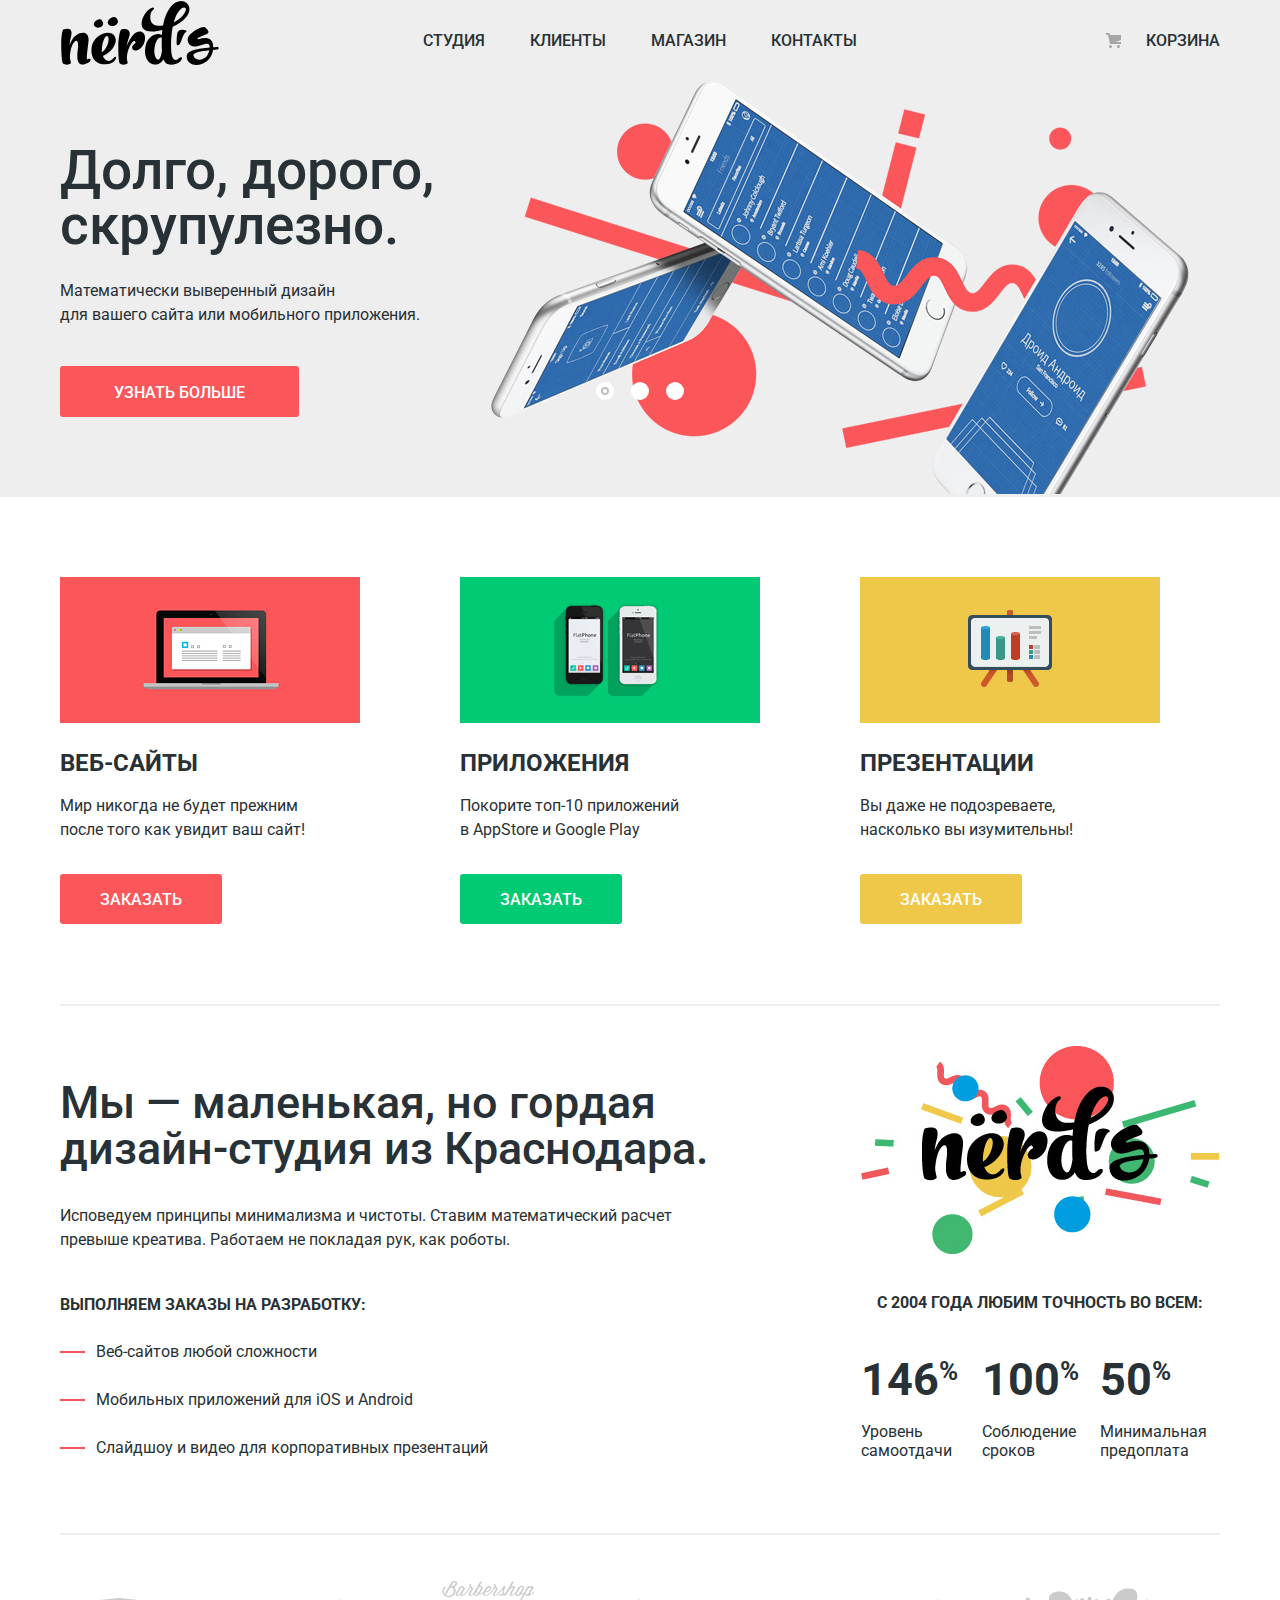
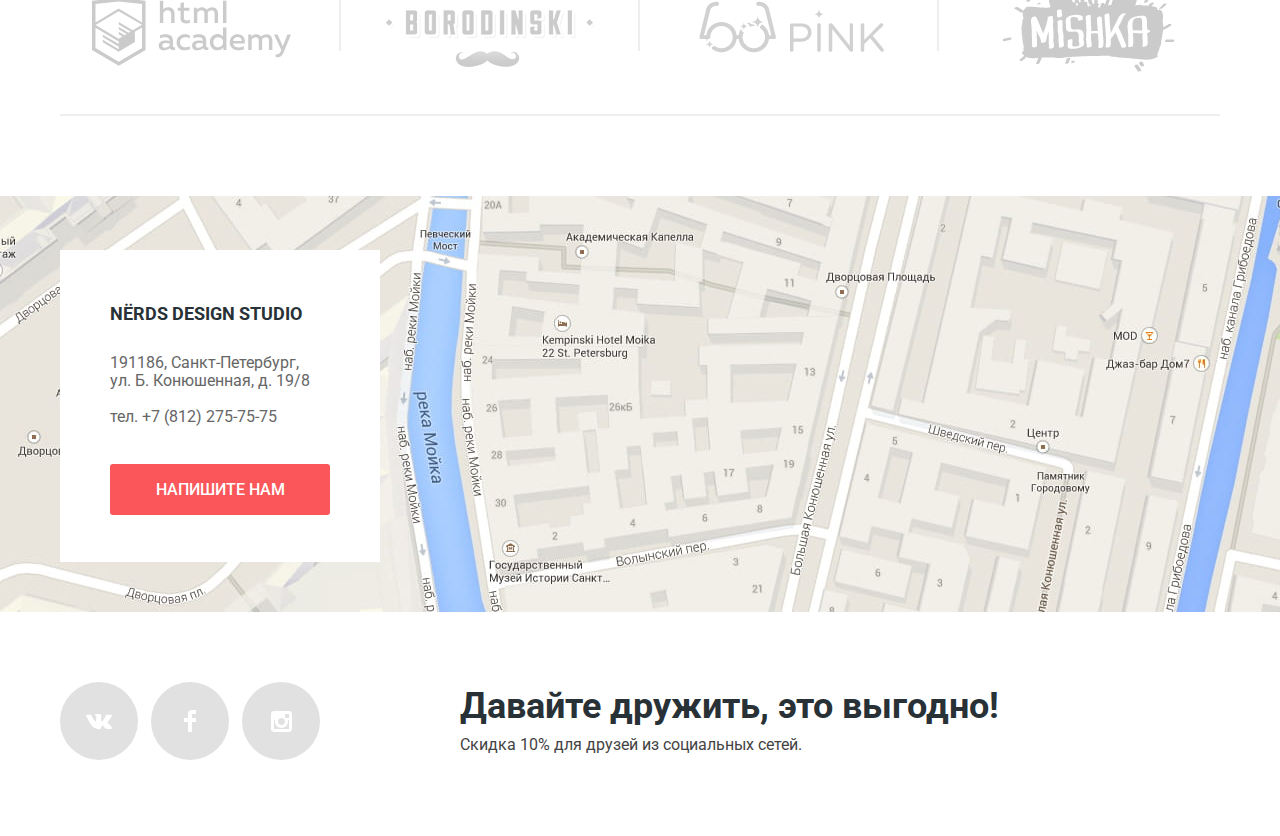
<file: index.html>
<!DOCTYPE html>
<html class="page" lang="ru">
  <head>
    <meta charset="utf-8">
    <title>Дизайн-студия Нёрдс</title>
    <link rel="icon" href="favicon.ico"><!--32x32-->
    <link rel="icon" href="img/icon.svg" type="image/svg+xml"><!--16x16-->
    <link rel="manifest" href="manifest.webmanifest">

    <link rel="preconnect" href="https://fonts.gstatic.com">
    <link href="https://fonts.googleapis.com/css2?family=Roboto:wght@400;500;700&display=swap" rel="stylesheet">

    <link rel="stylesheet" href="css/normalize.min.css">
    <link rel="stylesheet" href="css/style.min.css">
  </head>
  <body class="page__body">

    <header class="main-header">
      <div class="container">

        <nav class="navigation">
          <div class="logo">
            <img class="logo__img" src="img/logo/nerds-logo.svg" width="160" height="65" alt="Логотип &laquo;Нёрдс&raquo;">
          </div>
          <ul class="navigation__list">
            <li class="navigation__item">
              <a class="navigation__link" href="blank.html">Студия</a>
            </li>
            <li class="navigation__item">
              <a class="navigation__link" href="blank.html">Клиенты</a>
            </li>
            <li class="navigation__item">
              <a class="navigation__link" href="catalog.html">Магазин</a>
            </li>
            <li class="navigation__item">
              <a class="navigation__link" href="blank.html">Контакты</a>
            </li>
          </ul>
          <div class="navigation__item backet">
            <a class="navigation__link backet__link" href="blank.html" >Корзина</a>
          </div>
        </nav>
      </div>
    </header>

    <main class="main-site">

      <section class="slider">
        <div class="container slider__wrapper">
          <h1 class="visually-hidden">Дизайн-студия &laquo;Нёрдс&raquo;</h1>
          <h2 class="visually-hidden">Преимущества</h2>

          <div class="slider__control control">
            <button class="control__item control__item--design control__item--current" type="button" aria-label="Картинка
            к слайду: Долго, дорого, скрупулезно"></button>
            <button class="control__item control__item--math" type="button" aria-label="Картинка к 
            слайду: Любим математику как никто другой"></button>
            <button class="control__item control__item--night" type="button" aria-label="Картинка к слайду 
            Только ночь, только хардкор"></button>
          </div>

          <ul class="slider__list">
            <li class="slider__item slider__item--design slider__item--current">
              <p class="slider__title">Долго, дорого, скрупулезно.</p>
              <p class="slider__info">Математически выверенный дизайн&emsp;&emsp;&emsp;&emsp;&emsp;
                для вашего сайта или мобильного приложения.</p>
              <a class="slider__btn btn" href="blank.html">Узнать больше</a>
            </li>

            <li class="slider__item slider__item--math">
              <p class="slider__title">Любим математику как никто другой</p>
              <p class="slider__info">Никакого креатива, только математические
                формулы для расчета идеальных пропорций.</p>
              <a class="slider__btn btn" href="blank.html">Узнать больше</a>
            </li>

            <li class="slider__item slider__item--night">
              <p class="slider__title">Только ночь, только&nbsp; хардкор</p>
              <p class="slider__info">Работать днем, как все? Мы против этого.&emsp;
                Ближе к полуночи работа только начинается.</p>
              <a class="slider__btn btn" href="blank.html">Узнать больше</a>
            </li>
          </ul>

        </div>
      </section>

      <section class="offers">
        <div class="container">
          <h2 class="visually-hidden">Услуги</h2>
          <ul class="offers__list">
            <li class="offers__item offers__item--web">
              <h3 class="offers__title">Веб-сайты</h3>
              <p class="offers__info">Мир никогда не будет прежним
                после того как увидит ваш сайт!</p>
              <a class="btn offers__btn btn--web" href="blank.html">Заказать</a>
            </li>

            <li class="offers__item offers__item--app">
              <h3 class="offers__title">Приложения</h3>
              <p class="offers__info">Покорите топ-10 приложений &emsp;&emsp;
                 в AppStore и Google Play</p>
              <a class="btn offers__btn btn--app" href="blank.html">Заказать</a>
            </li>

            <li class="offers__item offers__item--show">
              <h3 class="offers__title">Презентации</h3>
              <p class="offers__info">Вы даже не подозреваете,&emsp;&emsp;&emsp;
                насколько вы изумительны!</p>
              <a class="btn offers__btn btn--show" href="blank.html">Заказать</a>
            </li>
            
          </ul>
        </div>
      </section>

      <section class="about-us">
        <div class="container">
          <h2 class="visually-hidden">Информация о нашей компании</h2>
          <div class="about-us__wrapper">

            <div class="info">
              <p class="info__slogan">Мы — маленькая, но гордая дизайн-студия
                   из Краснодара.</p>
              <p class="info__concept">Исповедуем принципы минимализма и чистоты.
                  Ставим математический расчет превыше креатива. Работаем не покладая рук,
                  как роботы.</p>
              <p class="info__title">Выполняем заказы на разработку:</p>
              <ul class="info__list">
                <li class="info__item">Веб-сайтов любой сложности</li>
                <li class="info__item">Мобильных приложений для iOS и Android</li>
                <li class="info__item">Слайдшоу и видео для корпоративных презентаций</li>
              </ul>
            </div>

            <div class="data">
              <img class="data__img" src="img/logo/logo-colorfull.png" width="360" height="208" alt="Логотип &laquo;Нёрдс&raquo;">
              <p class="data__title">С 2004 года Любим точность во всем:</p>
              <table class="data__table table">
                <tr class="table__wrapper--item">
                  <td class="table__item">146<sup class="table__item--percent">%</sup></td>
                  <td class="table__item">100<sup class="table__item--percent">%</sup></td>
                  <td class="table__item">50<sup class="table__item--percent">%</sup></td>
                </tr>
                <tr class="table__wrapper--title">
                  <td class="table__title">Уровень самоотдачи</td>
                  <td class="table__title">Соблюдение сроков</td>
                  <td class="table__title">Минимальная предоплата</td>
                </tr>
              </table>
            </div>

          </div>
        </div>
      </section>

      <section class="main-portfolio">
        <div class="container">
          <h2 class="visually-hidden">Наши работы</h2>
          <ul class="main-portfolio__list">
            <li class="main-portfolio__item">
              <a class="main-portfolio__link" href="https://htmlacademy.ru/intensive/htmlcss" target="_blank">
                <img class="main-portfolio__img" src="img/logo-products/logo-htmlacademy.svg" 
                width="209" height="90" alt="Логотип-ссылка на макет сайта HTMLacademy">
              </a>
            </li>
            <li class="main-portfolio__item">
              <a class="main-portfolio__link" href="blank.html">
                <img class="main-portfolio__img" src="img/logo-products/logo-barbershop.png" 
                width="209" height="90" alt="Логотип-ссылка на макет сайта Borodinski">
              </a>
            </li>
            <li class="main-portfolio__item item--pink">
              <a class="main-portfolio__link" href="blank.html">
                <img class="main-portfolio__img" src="img/logo-products/logo-pink.png" 
                width="209" height="90" alt="Логотип-ссылка на макет сайта PINK">
              </a>
            </li>
            <li class="main-portfolio__item item--mishka">
              <a class="main-portfolio__link" href="blank.html">
                <img class="main-portfolio__img" src="img/logo-products/logo-mishka.png" 
                width="209" height="90" alt="Логотип-ссылка на макет сайта Mishka">
              </a>
            </li>
          </ul>
        </div>
      </section>

      <section class="contacts">
        <iframe class="contacts__map" src="https://yandex.ru/map-widget/v1/-/CCUQi-hl0A" width="1440" height="416" allowfullscreen
        aria-label="Офис нашей компании по адресу Санкт-Петербург, ул. Большая Конюшенная, д. 19/8">
        </iframe>
        <div class="container">
          <div class="contacts__wrapper">
            <h3 class="contacts__title">Nёrds design studio</h3>
            <address class="contacts__info">191186, Санкт-Петербург,<br> ул. Б. Конюшенная, д. 19/8</address>
            <a class="contacts__phone" href="tel:+78122757575">тел. +7 (812) 275-75-75</a>
            <a class="contacts__btn btn" href="blank.html">Напишите нам</a>
          </div>
        </div>
      </section>
    </main>

    <footer class="main-footer">
      <h2 class="visually-hidden">Мы в социальных сетях</h2>
      <div class="container">
        <div class="footer__wrapper">

          <ul class="social__list">
            <li class="social__item">
              <a class="social__link social__link--vk" href="blank.html">
                <span class="visually-hidden">Вконтакте</span>
                <svg width="27" height="15" viewbox="0 0 27 15">
                  <path d="M16.138 11.51C17.094 11.201 18.318 13.55 19.621 14.449C20.599 15.13 21.348 
                  14.983 21.348 14.983L24.821 14.933C24.821 14.933 26.636 14.821 25.778 13.379C25.707 
                  13.259 25.275 12.31 23.193 10.357C21.016 8.31404 21.311 8.64504 23.932 5.11304C25.529 
                  2.96004 26.168 1.64504 25.968 1.08504C25.776 0.546037 24.603 0.686037 24.603 0.686037L20.69 
                  0.713037C20.309 0.714037 19.986 0.832037 19.839 1.22804C19.836 1.23204 19.218 2.89404 18.394 
                  4.30704C16.653 7.29604 15.958 7.45504 15.67 7.26804C15.009 6.83504 15.176 5.53104 15.176 
                  4.60404C15.176 1.70704 15.608 0.499037 14.33 0.187037C13.903 0.0830374 13.591 0.0150374 
                  12.502 0.00503741C11.11 -0.0159626 9.92797 0.00503743 9.25797 0.334037C8.81297 0.557037 
                  8.47197 1.04604 8.67897 1.07404C8.93897 1.10904 9.52197 1.23404 9.83397 1.66004C10.235 
                  2.21204 10.223 3.44904 10.223 3.44904C10.223 3.44904 10.452 6.86004 9.68297 7.28304C9.15497 
                  7.57304 8.43297 6.98104 6.87997 4.26704C6.08697 2.87904 5.48797 1.34504 5.48797 1.34504C5.48797 
                  1.34504 5.37197 1.06004 5.16197 0.904037C4.91197 0.719037 4.56197 0.660037 4.56197 0.660037L0.84797 
                  0.684037C0.84797 0.684037 0.28997 0.700037 0.0849697 0.946037C-0.0970303 1.16404 0.0699697 1.61404 
                  0.0699697 1.61404C0.0699697 1.61404 2.97897 8.49504 6.27297 11.961C9.29297 15.143 12.725 14.932 
                  12.725 14.932H14.28C14.28 14.932 14.749 14.878 14.989 14.62C15.213 14.38 15.203 13.929 15.203 
                  13.929C15.203 13.929 15.172 11.82 16.138 11.51Z" fill="white"/>
                </svg>
              </a>
            </li>
            <li class="social__item">
              <a class="social__link social__link--fb" href="blank.html">
                <span class="visually-hidden">Фейсбук</span>
                <svg width="12" height="22">
                  <path d="M12 4V0H8a4 4 0 00-4 4v4H0v4h4v10h4V12h4V8H8V4h4z" fill="#fff"/>
                </svg>
              </a>
            </li>
            <li class="social__item">
              <a class="social__link social__link--inst" href="blank.html">
                <span class="visually-hidden">Инстаграм</span>
                <svg width="21" height="21" viewbox="0 0 21 21">
                  <path fill-rule="evenodd" clip-rule="evenodd" d="M3 0H18C19.65 0 21 1.35 21 3V18C21 19.65 19.65 21 18 
                  21H3C1.35 21 0 19.65 0 18V3C0 1.35 1.35 0 3 0ZM14 10.5C14 8.57 12.43 7 10.5 7C8.57 7 7 8.57 7 10.5C7 
                  12.43 8.57 14 10.5 14C12.43 14 14 12.43 14 10.5ZM3 18V9H4.181C4.0626 9.49127 4.00186 9.99467 4 10.5C4 
                  14.0899 6.91015 17 10.5 17C14.0899 17 17 14.0899 17 10.5C16.9986 9.99464 16.9379 9.49118 16.819 
                  9H18V18H3ZM14 7H18V3H14V7Z" fill="white"/>
                </svg>
              </a>
            </li>
          </ul>

          <div class="discount">
            <p class="discount__promo">Давайте дружить, это выгодно!</p>
            <p class="discount__info">Скидка 10% для друзей из социальных сетей.</p>
          </div>
          </div>
        </div>
      </footer>

      <section class="modal-feedback">  
        <h1 class="visually-hidden">Форма обратной связи</h1>
        <h2 class="modal-feedback__header">Напишите нам</h2>
        <form class="modal-feedback__list" action="https://echo.htmlacademy.ru" method="post">
          <p class="modal-feedback__item">
            <label class="modal-feedback__title">Ваше имя:
              <input class="modal-feedback__text modal-feedback__username" type="text" 
              name="username" placeholder="Имя Фамилия"> 
            </label>
          </p>
          <p class="modal-feedback__item"> 
            <label class="modal-feedback__title">Ваш email:
              <input class="modal-feedback__text modal-feedback__usermail" type="email" 
              name="usermail" placeholder="email@example.com">
            </label>
          </p>
          <p class="modal-feedback__item"> 
            <label class="modal-feedback__title">Текст письма:
              <textarea class="modal-feedback__text modal-feedback__usertext" 
              name="usertext" placeholder="В свободной  форме"></textarea>
            </label>
          </p>
          <button class="btn modal__btn" type="submit">Отправить</button>
        </form> 
        <button class="modal__close" type="button" aria-label="Закрыть"></button>
      </section>

      <script src="js/slider.min.js"></script>
      <script src="js/script.min.js"></script>
      

  </body>
</html>
</file>
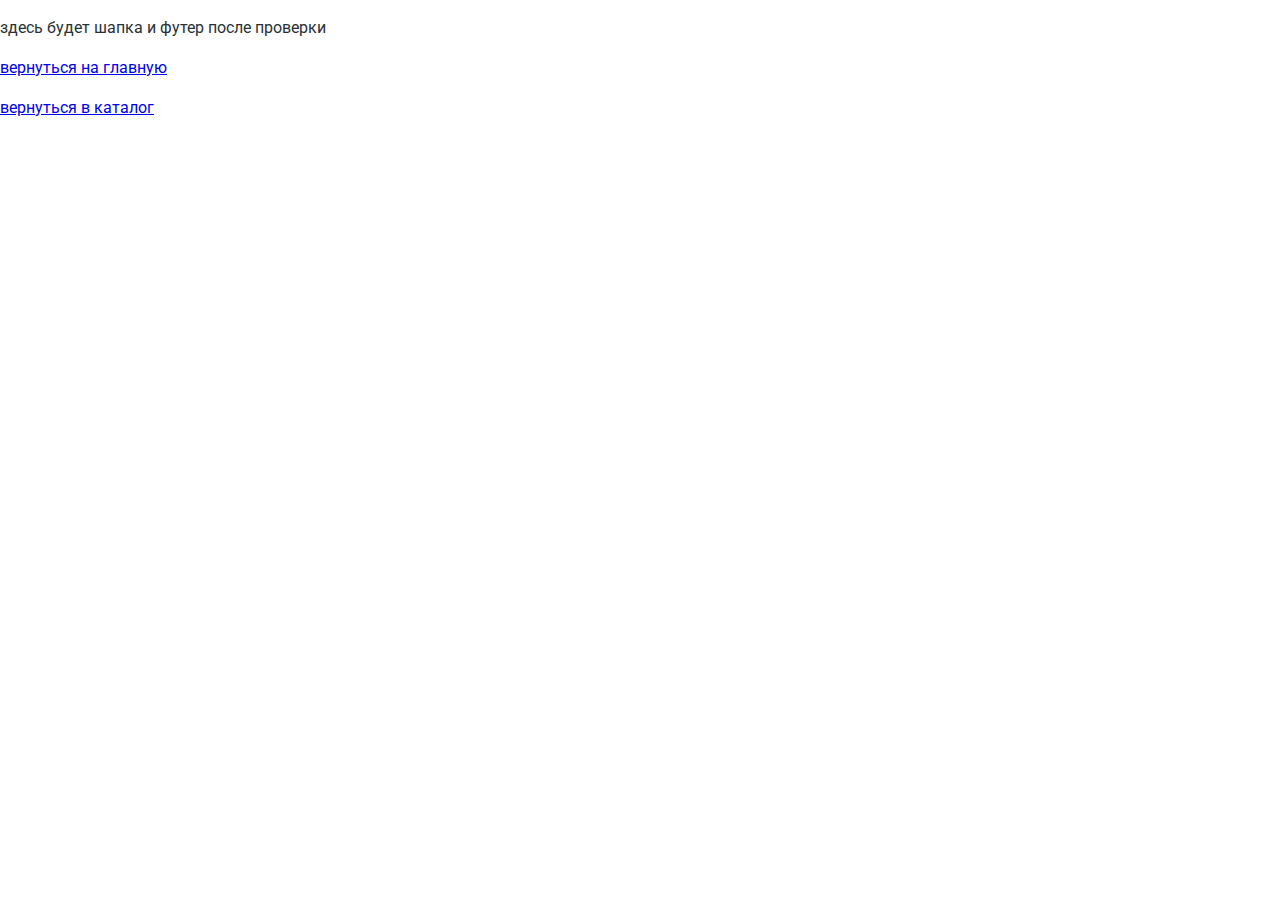
<file: blank.html>
<!DOCTYPE html>
<html class="page" lang="ru">
  <head>
    <meta charset="utf-8">
    <title>Дизайн-студия Нёрдс</title>
    <link rel="icon" href="favicon.ico"><!--32x32-->
    <link rel="icon" href="img/icon.svg" type="image/svg+xml"><!--16x16-->
    <link rel="manifest" href="manifest.webmanifest">

    <link rel="preconnect" href="https://fonts.gstatic.com">
    <link href="https://fonts.googleapis.com/css2?family=Roboto:wght@400;500;700&display=swap" rel="stylesheet">

    <link rel="stylesheet" href="css/normalize.min.css">
    <link rel="stylesheet" href="css/style.min.css">
  </head>
  <body class="page__body">

<p>здесь будет шапка и футер после проверки</p>
<a href="index.html">
  <p>вернуться на главную</p>
</a>

<a href="catalog.html">
  <p>вернуться в каталог</p>
</a>



  </body>
</html>
</file>
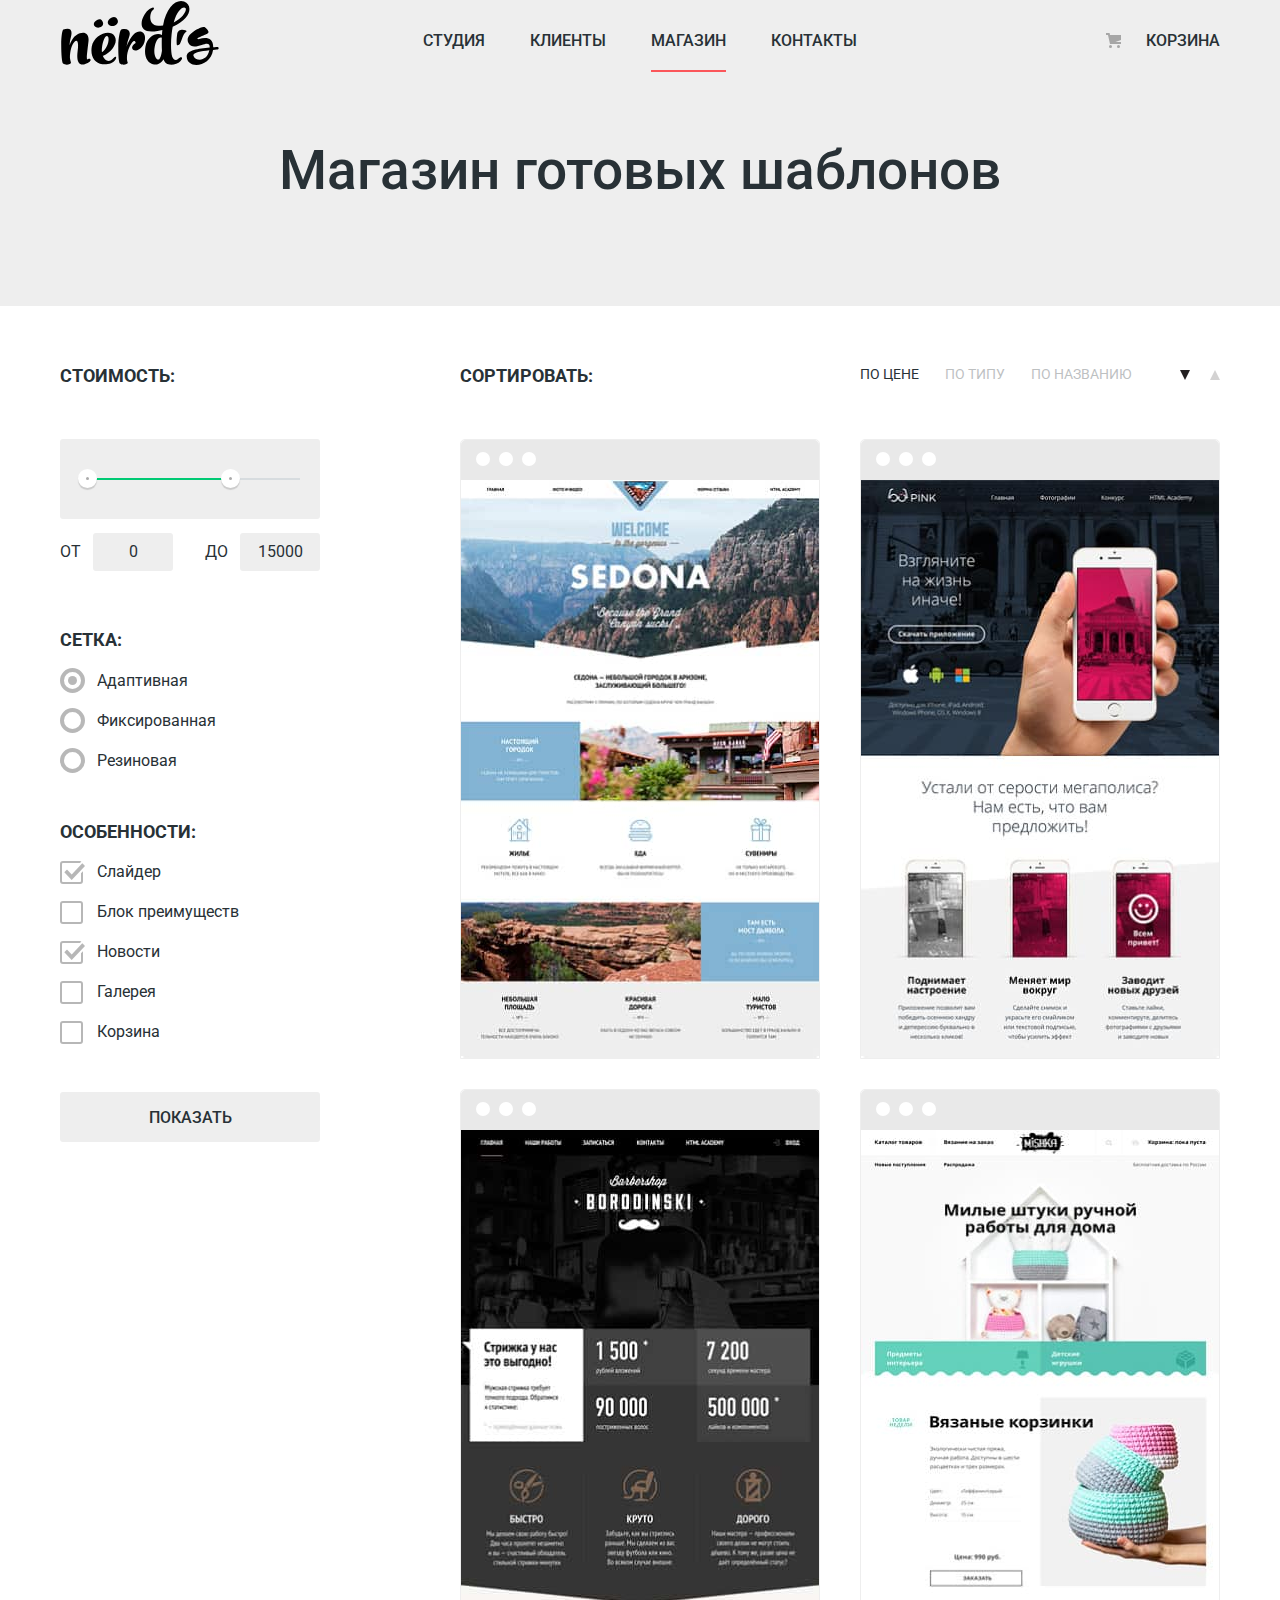
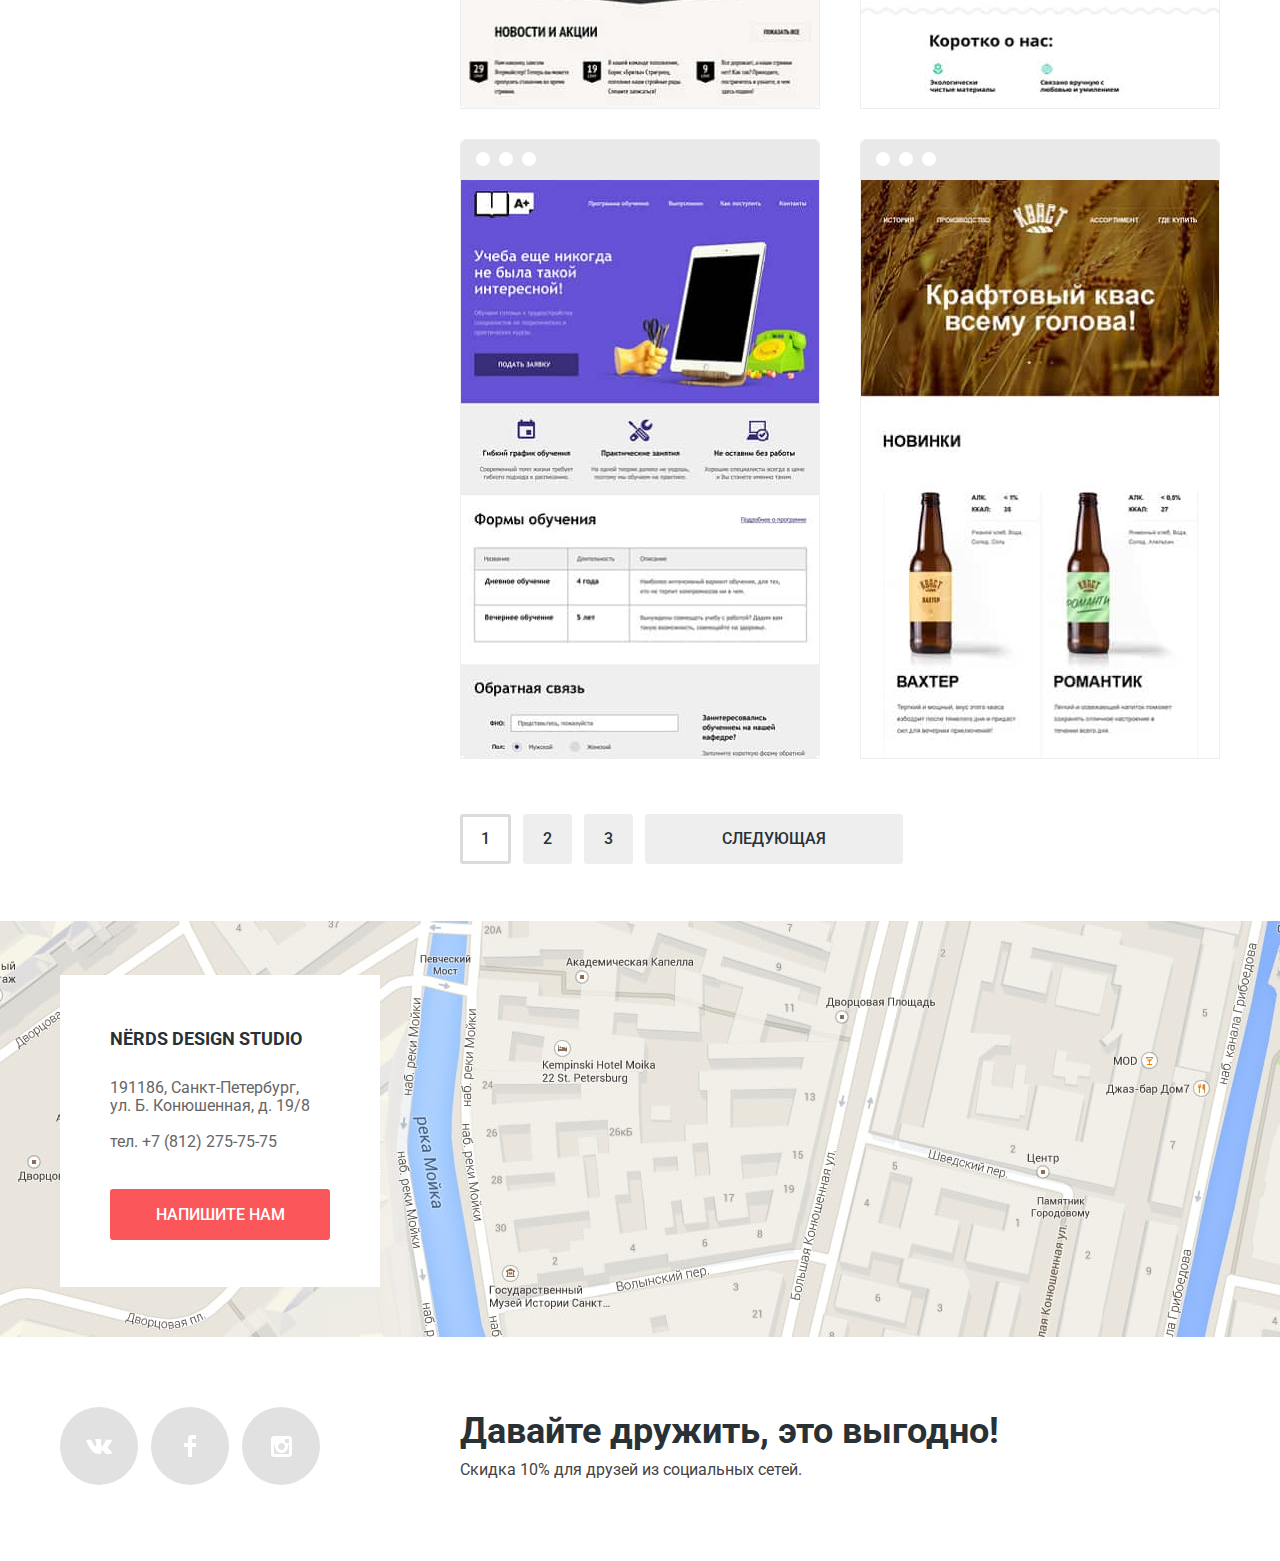
<file: catalog.html>
<!DOCTYPE html>
<html class="page" lang="ru">
  <head>
    <meta charset="utf-8">
    <title>Каталог шаблонов</title>
    <link rel="icon" href="favicon.ico"><!--32x32-->
    <link rel="icon" href="img/icon.svg" type="image/svg+xml"><!--16x16-->
    <link rel="manifest" href="manifest.webmanifest">

    <link rel="preconnect" href="https://fonts.gstatic.com">
    <link href="https://fonts.googleapis.com/css2?family=Roboto:wght@400;500;700&display=swap" rel="stylesheet">

    <link rel="stylesheet" href="css/normalize.min.css">
    <link rel="stylesheet" href="css/style.min.css">
  </head>

  <body class="page__body">

    <header class="main-header">
      <div class="container">

        <nav class="navigation">
          <div class="logo">
            <a class="logo__link" href="index.html">
              <img class="logo__img" src="img/logo/nerds-logo.svg" width="160" height="65" alt="Логотип &laquo;Нёрдс&raquo;">
            </a>
          </div>
          <ul class="navigation__list">
            <li class="navigation__item">
              <a class="navigation__link" href="blank.html">Студия</a>
            </li>
            <li class="navigation__item">
              <a class="navigation__link" href="blank.html">Клиенты</a>
            </li>
            <li class="navigation__item navigation__item--current">
              <a class="navigation__link">Магазин</a>
            </li>
            <li class="navigation__item">
              <a class="navigation__link" href="blank.html">Контакты</a>
            </li>
          </ul>
          <div class="navigation__item backet">
            <a class="navigation__link backet__link" href="blank.html" >Корзина</a>
          </div>
        </nav>
      </div>
    </header>

    <main class="inner-page">
      <section class="inner-page__header">
        <div class="container">
          <h1 class="inner-page__title">Магазин готовых шаблонов</h1>
        </div>
      </section>

      <section class="inner-page__main">
        <div class="container inner-page__catalog">

          <section class="filters">
            <h2 class="visually-hidden">Фильтр шаблонов</h2>
            <form method="get" action="https://echo.htmlacademy.ru/" target="_blank">
              <fieldset class="filter__wrapper">
                <legend class="filter__title">Стоимость:</legend>
                <div class="range">
                  <div class="range__controls">
                    <div class="range__scale">
                      <div class="range__bar" style="
                          width: 70%;
                          margin-left: 0;
                        "></div>
                    </div>
                    <div class="range__toggle range__toggle--min" tabindex="0"
                    style="left: 7%;">
                    </div>
                    <div class="range__toggle range__toggle--max" tabindex="0"
                    style="left: 62%;">
                    </div>
                  </div>

                  <div class="range__price">
                    <div class="range__wrapper">
                      <label class="range__subtitle" for="range__min">от</label>
                      <input class="range__item range__item--min" id="range__min"
                    type="text" name="min-price" value="0">
                    </div>
                    <div class="range__wrapper"> 
                      <label class="range__subtitle" for="range__max">до</label>
                      <input class="range__item range__item--max" id="range__max"
                      type="text" name="max-price" value="15000">
                    </div>
                  </div>

                </div>
              </fieldset>

              <fieldset class="filter__wrapper">
                <legend class="filter__title">Сетка:</legend>
                <ul class="filter__list">
                  <li class="filter__item radio">
                    <input class="visually-hidden radio__item radio__item--checked" type="radio" name="gride" 
                    value="adaptive" id="gride-adaptive" checked>
                    <label class="radio__title" for="gride-adaptive">Адаптивная</label>
                  </li>
                  <li class="filter__item radio">
                    <input class="visually-hidden radio__item" type="radio" name="gride" value="fixed" id="gride-fixed">
                    <label class="radio__title" for="gride-fixed">Фиксированная</label>
                  </li>
                  <li class="filter__item radio">
                    <input class="visually-hidden radio__item" type="radio" name="gride" value="rubber" id="gride-rubber">
                    <label class="radio__title" for="gride-rubber">Резиновая</label>
                  </li>
                </ul>
              </fieldset>

              <fieldset class="filter__wrapper">
                <legend class="filter__title">Особенности:</legend>
                <ul class="filter__list">
                  <li class="filter__item checkbox">
                    <input class="visually-hidden checkbox__item checkbox__item--checked" type="checkbox" 
                    id="case-slider" name="case-slider" checked>
                    <label class="checkbox__title" for="case-slider">Слайдер</label>
                  </li>
                  <li class="filter__item checkbox">
                    <input class="visually-hidden checkbox__item" type="checkbox" id="case-vantage" 
                    name="case-vantage">
                    <label class="checkbox__title" for="case-vantage">Блок преимуществ</label>
                  </li>
                  <li class="filter__item checkbox">
                    <input class="visually-hidden checkbox__item checkbox__item--checked" type="checkbox" 
                    id="case-news" name="case-news" checked>
                    <label class="checkbox__title" for="case-news">Новости</label>
                  </li>
                  <li class="filter__item checkbox">
                    <input class="visually-hidden checkbox__item" type="checkbox" id="case-gallery" 
                    name="case-gallery">
                    <label class="checkbox__title" for="case-gallery">Галерея</label>
                  </li>
                  <li class="filter__item checkbox">
                    <input class="visually-hidden checkbox__item" type="checkbox" id="case-backet" 
                    name="case-backet">
                    <label class="checkbox__title checkbox__title" for="case-backet">Корзина</label>
                  </li>
                </ul>
              </fieldset>
            <button class="filters__btn btn" type="submit">Показать</button>
            </form>
          </section>

          <section class="inner-page__shop">

            <section class="sort">
              <h2 class="visually-hidden">Сортировать по параметрам</h2>
              <div class="sort__wrapper">
                <h3 class="filter__title">Сортировать:</h3>
                <div class="sort__container">
                  <ul class="sort__list">
                    <li class="sort__item">
                      <a class="sort__btn sort__btn--checked" href="blank.html">По цене</a>
                    </li>
                    <li class="sort__item">
                      <a class="sort__btn" href="blank.html">По типу</a>
                    </li>
                    <li class="sort__item">
                      <a class="sort__btn" href="blank.html">По названию</a>
                    </li>
                  </ul>
                  <ul class="sort__list sort-mark">
                    <li class="sort-mark__item">
                      <a class="sort-mark__btn sort-mark__btn--current sort-mark__min" 
                      href="blank.html">Меньше</a>
                    </li>
                    <li class="sort-mark__item">
                      <a class="sort-mark__btn sort-mark__max" href="blank.html">Больше</a>
                    </li>
                  </ul>
                </div>
              </div>
            </section>

            <section class="catalog">
              <ul class="catalog__list"> 

                <li class="catalog__item">
                  <a class="catalog__link" href="blank.html" target="_blank">
                    <img class="catalog__img" src="img/catalog-items/catalog-sedona.jpg" width="358" 
                    height="578" alt="Превью сайта макета Sedona">
                  </a>
                  <div class="catalog-hover">
                    <a class="catalog-hover__link" href="blank.html" target="_blank">Sedona</a>
                    <p class="catalog-hover__info">Информационный сайт<br> для туристов</p>
                    <button class="catalog-hover__btn btn" type="button" aria-label="Положить в корзину">9900<span 
                      class="catalog-hover__currency"></span></button>
                  </div>
                </li>

                <li class="catalog__item">
                  <a class="catalog__link" href="blank.html" target="_blank">
                    <img class="catalog__img" src="img/catalog-items/catalog-pink.jpg" width="358" height="578" alt="Превью сайта макета Pink">
                  </a>
                  <div class="catalog-hover">
                    <a class="catalog-hover__link" href="blank.html" target="_blank">Pink APP</a>
                    <p class="catalog-hover__info">Продуктовый лендинг приложения для iOS и Android</p>
                    <button class="catalog-hover__btn btn" type="button" aria-label="Положить в корзину">9900<span 
                      class="catalog-hover__currency"></span></button>
                  </div>
                </li>

                <li class="catalog__item">
                  <a class="catalog__link" href="blank.html" target="_blank">
                    <img class="catalog__img" src="img/catalog-items/catalog-borodinski.jpg" width="358" height="578" alt="Превью сайта макета Barbershop">
                  </a>
                  <div class="catalog-hover">
                    <a class="catalog-hover__link" href="blank.html" target="_blank">Barbershop</a>
                    <p class="catalog-hover__info">Сайт салона красоты.<br> Для мужчин, да.</p>
                    <button class="catalog-hover__btn btn" type="button" aria-label="Положить в корзину">9900<span 
                      class="catalog-hover__currency"></span></button>
                  </div>
                </li>

                <li class="catalog__item">
                  <a class="catalog__link" href="blank.html" target="_blank">
                    <img class="catalog__img" src="img/catalog-items/catalog-mishka.jpg" width="358" height="578" alt="Превью сайта макета Mishka">
                  </a>
                  <div class="catalog-hover">
                    <a class="catalog-hover__link" href="blank.html" target="_blank">Mishka</a>
                    <p class="catalog-hover__info">Интернет-магазин<br> вязаных игрушек</p>
                    <button class="catalog-hover__btn btn" type="button" aria-label="Положить в корзину">9900<span 
                      class="catalog-hover__currency"></span></button>
                  </div>
                </li>

                <li class="catalog__item">
                  <a class="catalog__link" href="blank.html" target="_blank">
                    <img class="catalog__img" src="img/catalog-items/catalog-aplus.jpg" width="358" height="578" alt="Превью сайта макета A Plus">
                  </a>
                  <div class="catalog-hover">
                    <a class="catalog-hover__link" href="blank.html" target="_blank">A Plus</a>
                    <p class="catalog-hover__info">Лендинг курсов повышения квалификации</p>
                    <button class="catalog-hover__btn btn" type="button" aria-label="Положить в корзину">9900<span 
                      class="catalog-hover__currency"></span></button>
                  </div>
                </li>

                <li class="catalog__item">
                  <a class="catalog__link" href="blank.html" target="_blank">
                    <img class="catalog__img" src="img/catalog-items/catalog-kvast.jpg" width="358" height="578" alt="Превью сайта макета Кваст">
                  </a>
                  <div class="catalog-hover">
                    <a class="catalog-hover__link" href="blank.html" target="_blank">Кваст</a>
                    <p class="catalog-hover__info">Промо-сайт производителя крафтового кваса</p>
                    <button class="catalog-hover__btn btn" type="button" aria-label="Положить в корзину">9900<span 
                      class="catalog-hover__currency"></span></button>
                  </div>
                </li>
              
              </ul>
            </section>
  
            <section class="pagination">
              <ul class="pagination__list">
                <li class="pagination__item">
                  <a class="pagination__link pagination__link--current" href="blank.html">1</a>
                </li>
                <li class="pagination__item">
                  <a class="pagination__link" href="blank.html">2</a>
                </li>
                <li class="pagination__item">
                  <a class="pagination__link" href="blank.html">3</a>
                </li>
                <li class="pagination__item">
                  <a class="pagination__link pagination__link--next" href="blank.html">Следующая</a>
                </li>
              </ul>
            </section>

          </section>
        </div>
      </section>

      <section class="contacts">
        <iframe class="contacts__map" src="https://yandex.ru/map-widget/v1/-/CCUQi-hl0A" allowfullscreen
        aria-label="Офис нашей компании по адресу Санкт-Петербург, ул. Большая Конюшенная, д. 19/8">
        </iframe>
        <div class="container">
          <div class="contacts__wrapper">
            <h3 class="contacts__title">NЁRDS DESIGN STUDIO</h3>
            <address class="contacts__info">191186, Санкт-Петербург,<br> ул. Б. Конюшенная, д. 19/8</address>
            <a class="contacts__phone" href="tel:+78122757575">тел. +7 (812) 275-75-75</a>
            <a class="contacts__btn btn" href="blank.html">Напишите нам</a>
          </div>
        </div>
      </section>
    </main>

    <footer class="main-footer">
      <h2 class="visually-hidden">Мы в социальных сетях</h2>
      <div class="container">
        <div class="footer__wrapper">

          <ul class="social__list">
            <li class="social__item">
              <a class="social__link social__link--vk" href="blank.html">
                <span class="visually-hidden">Вконтакте</span>
                <svg width="27" height="15" viewbox="0 0 27 15">
                  <path d="M16.138 11.51C17.094 11.201 18.318 13.55 19.621 14.449C20.599 15.13 21.348 
                  14.983 21.348 14.983L24.821 14.933C24.821 14.933 26.636 14.821 25.778 13.379C25.707 
                  13.259 25.275 12.31 23.193 10.357C21.016 8.31404 21.311 8.64504 23.932 5.11304C25.529 
                  2.96004 26.168 1.64504 25.968 1.08504C25.776 0.546037 24.603 0.686037 24.603 0.686037L20.69 
                  0.713037C20.309 0.714037 19.986 0.832037 19.839 1.22804C19.836 1.23204 19.218 2.89404 18.394 
                  4.30704C16.653 7.29604 15.958 7.45504 15.67 7.26804C15.009 6.83504 15.176 5.53104 15.176 
                  4.60404C15.176 1.70704 15.608 0.499037 14.33 0.187037C13.903 0.0830374 13.591 0.0150374 
                  12.502 0.00503741C11.11 -0.0159626 9.92797 0.00503743 9.25797 0.334037C8.81297 0.557037 
                  8.47197 1.04604 8.67897 1.07404C8.93897 1.10904 9.52197 1.23404 9.83397 1.66004C10.235 
                  2.21204 10.223 3.44904 10.223 3.44904C10.223 3.44904 10.452 6.86004 9.68297 7.28304C9.15497 
                  7.57304 8.43297 6.98104 6.87997 4.26704C6.08697 2.87904 5.48797 1.34504 5.48797 1.34504C5.48797 
                  1.34504 5.37197 1.06004 5.16197 0.904037C4.91197 0.719037 4.56197 0.660037 4.56197 0.660037L0.84797 
                  0.684037C0.84797 0.684037 0.28997 0.700037 0.0849697 0.946037C-0.0970303 1.16404 0.0699697 1.61404 
                  0.0699697 1.61404C0.0699697 1.61404 2.97897 8.49504 6.27297 11.961C9.29297 15.143 12.725 14.932 
                  12.725 14.932H14.28C14.28 14.932 14.749 14.878 14.989 14.62C15.213 14.38 15.203 13.929 15.203 
                  13.929C15.203 13.929 15.172 11.82 16.138 11.51Z" fill="white"/>
                </svg>
              </a>
            </li>
            <li class="social__item">
              <a class="social__link social__link--fb" href="blank.html">
                <span class="visually-hidden">Фейсбук</span>
                <svg width="12" height="22">
                  <path d="M12 4V0H8a4 4 0 00-4 4v4H0v4h4v10h4V12h4V8H8V4h4z" fill="#fff"/>
                </svg>
              </a>
            </li>
            <li class="social__item">
              <a class="social__link social__link--inst" href="blank.html">
                <span class="visually-hidden">Инстаграм</span>
                <svg width="21" height="21" viewbox="0 0 21 21">
                  <path fill-rule="evenodd" clip-rule="evenodd" d="M3 0H18C19.65 0 21 1.35 21 3V18C21 19.65 19.65 21 18 
                  21H3C1.35 21 0 19.65 0 18V3C0 1.35 1.35 0 3 0ZM14 10.5C14 8.57 12.43 7 10.5 7C8.57 7 7 8.57 7 10.5C7 
                  12.43 8.57 14 10.5 14C12.43 14 14 12.43 14 10.5ZM3 18V9H4.181C4.0626 9.49127 4.00186 9.99467 4 10.5C4 
                  14.0899 6.91015 17 10.5 17C14.0899 17 17 14.0899 17 10.5C16.9986 9.99464 16.9379 9.49118 16.819 
                  9H18V18H3ZM14 7H18V3H14V7Z" fill="white"/>
                </svg>
              </a>
            </li>
          </ul>

          <div class="discount">
            <p class="discount__promo">Давайте дружить, это выгодно!</p>
            <p class="discount__info">Скидка 10% для друзей из социальных сетей.</p>
          </div>
          </div>
        </div>
      </footer>

      <section class="modal-feedback">  
        <h1 class="visually-hidden">Форма обратной связи</h1>
        <h2 class="modal-feedback__header">Напишите нам</h2>
        <form class="modal-feedback__list" action="https://echo.htmlacademy.ru" method="post">
          <p class="modal-feedback__item">
            <label class="modal-feedback__title">Ваше имя:
              <input class="modal-feedback__text modal-feedback__username" type="text" 
              name="username" placeholder="Имя Фамилия"> 
            </label>
          </p>
          <p class="modal-feedback__item"> 
            <label class="modal-feedback__title">Ваш email:
              <input class="modal-feedback__text modal-feedback__usermail" type="email" 
              name="usermail" placeholder="email@example.com">
            </label>
          </p>
          <p class="modal-feedback__item"> 
            <label class="modal-feedback__title">Текст письма:
              <textarea class="modal-feedback__text modal-feedback__usertext" 
              name="usertext" placeholder="В свободной  форме"></textarea>
            </label>
          </p>
          <button class="btn modal__btn" type="submit">Отправить</button>
        </form> 
        <button class="modal__close" type="button" aria-label="Закрыть"></button>
      </section>

      
      <script src="js/script.min.js"></script>
    
  </body>
</html>
</file>
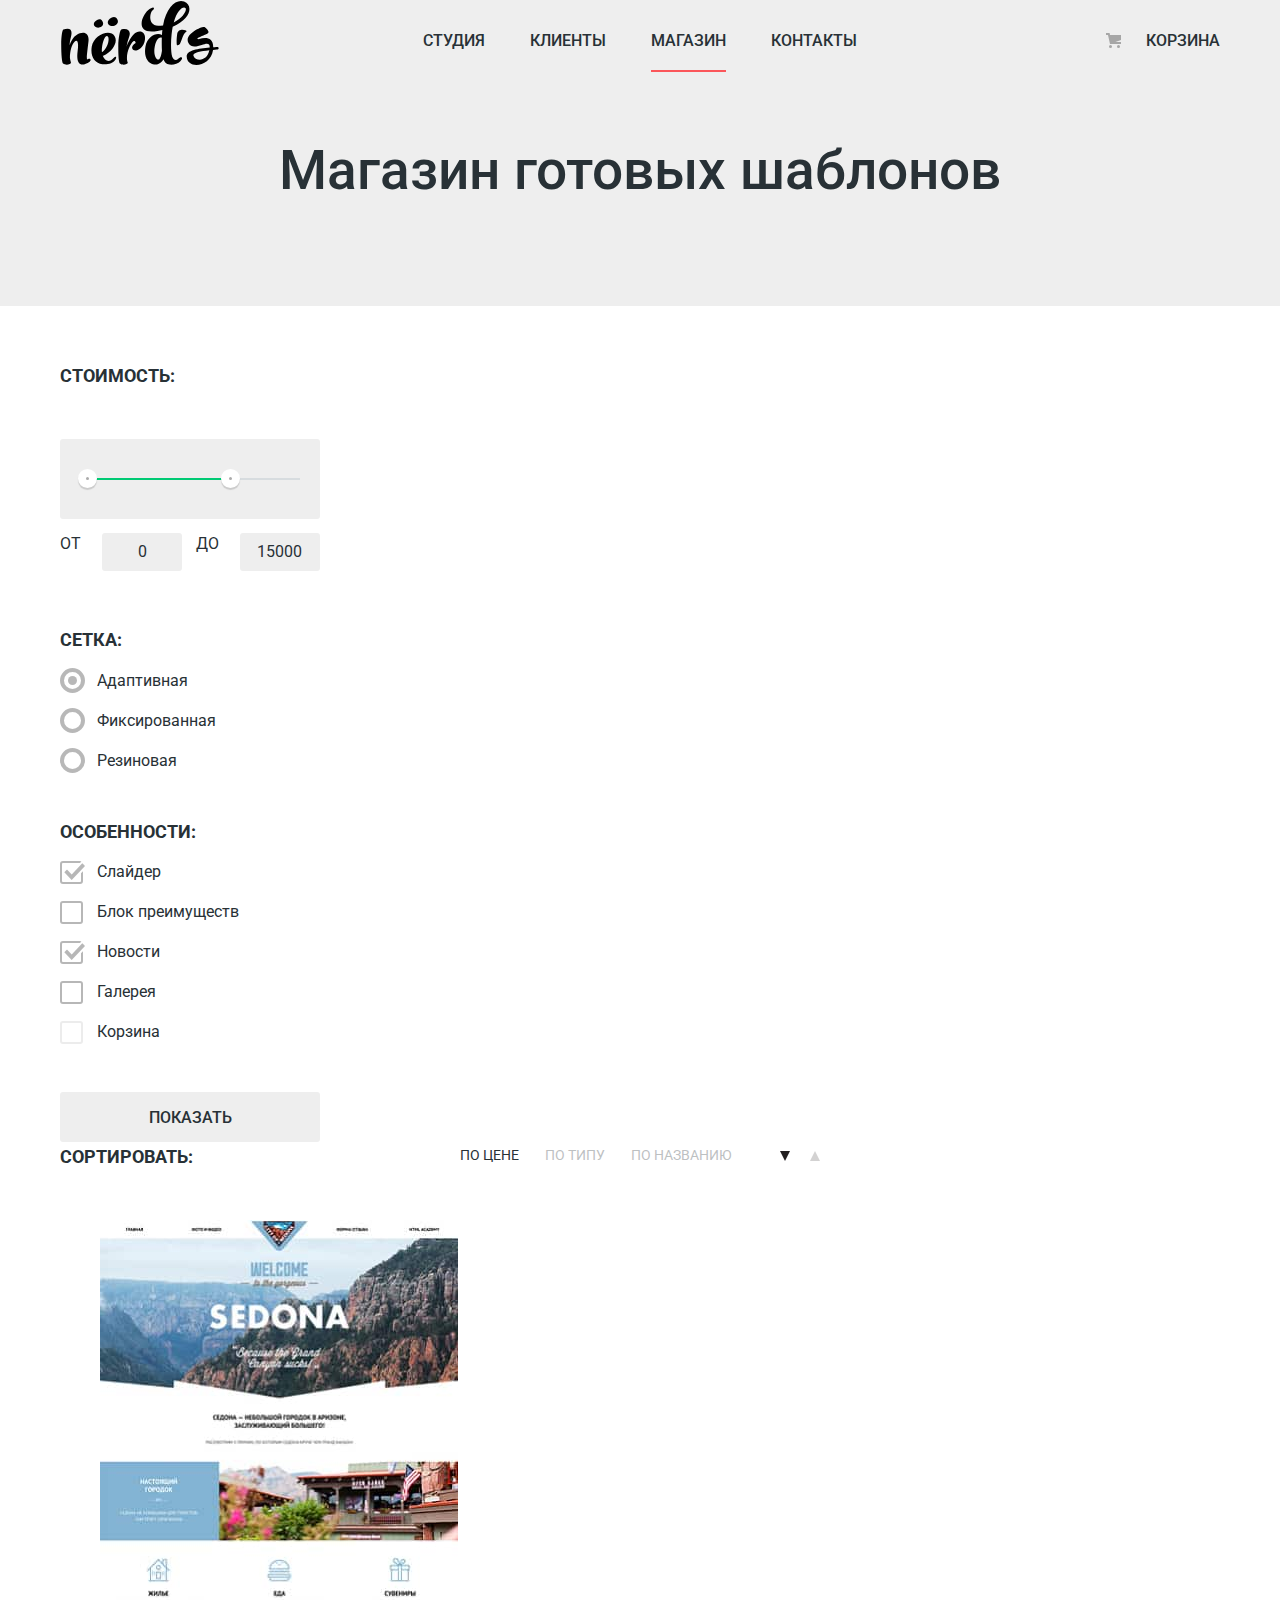
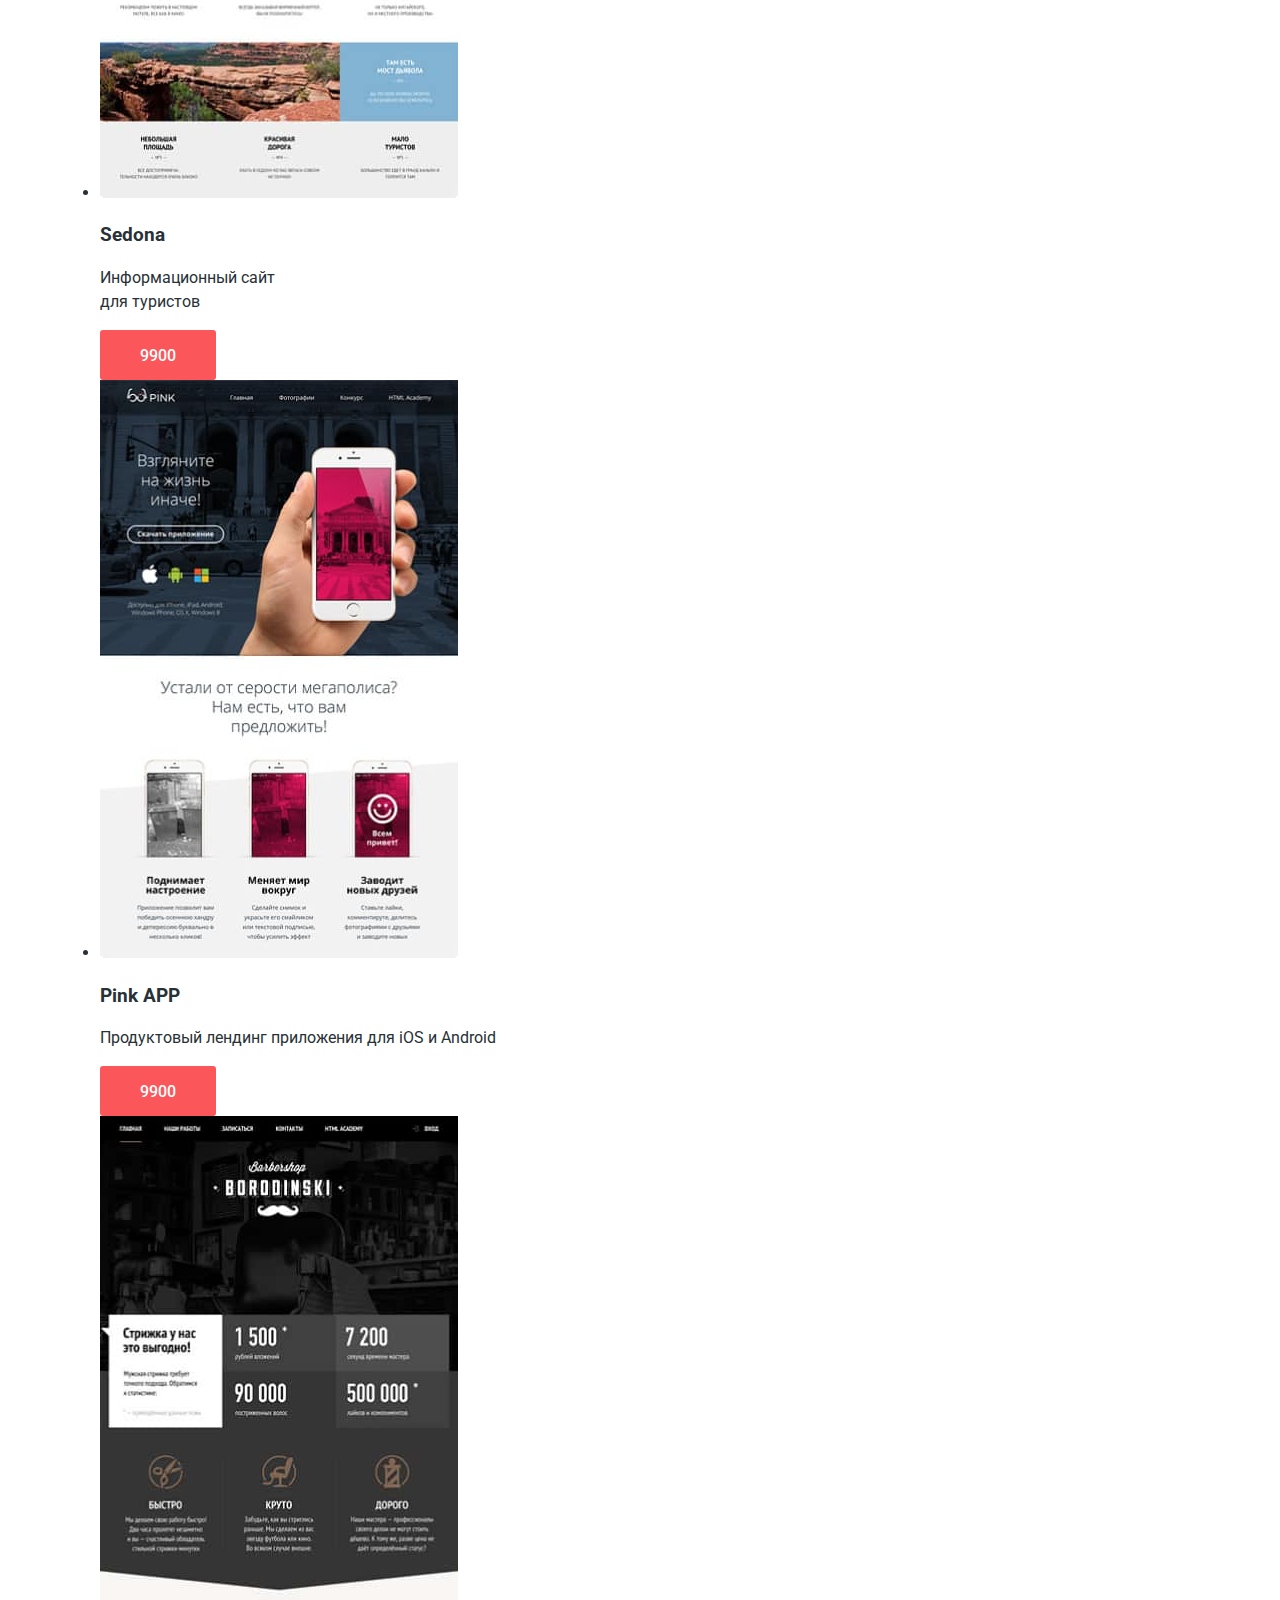
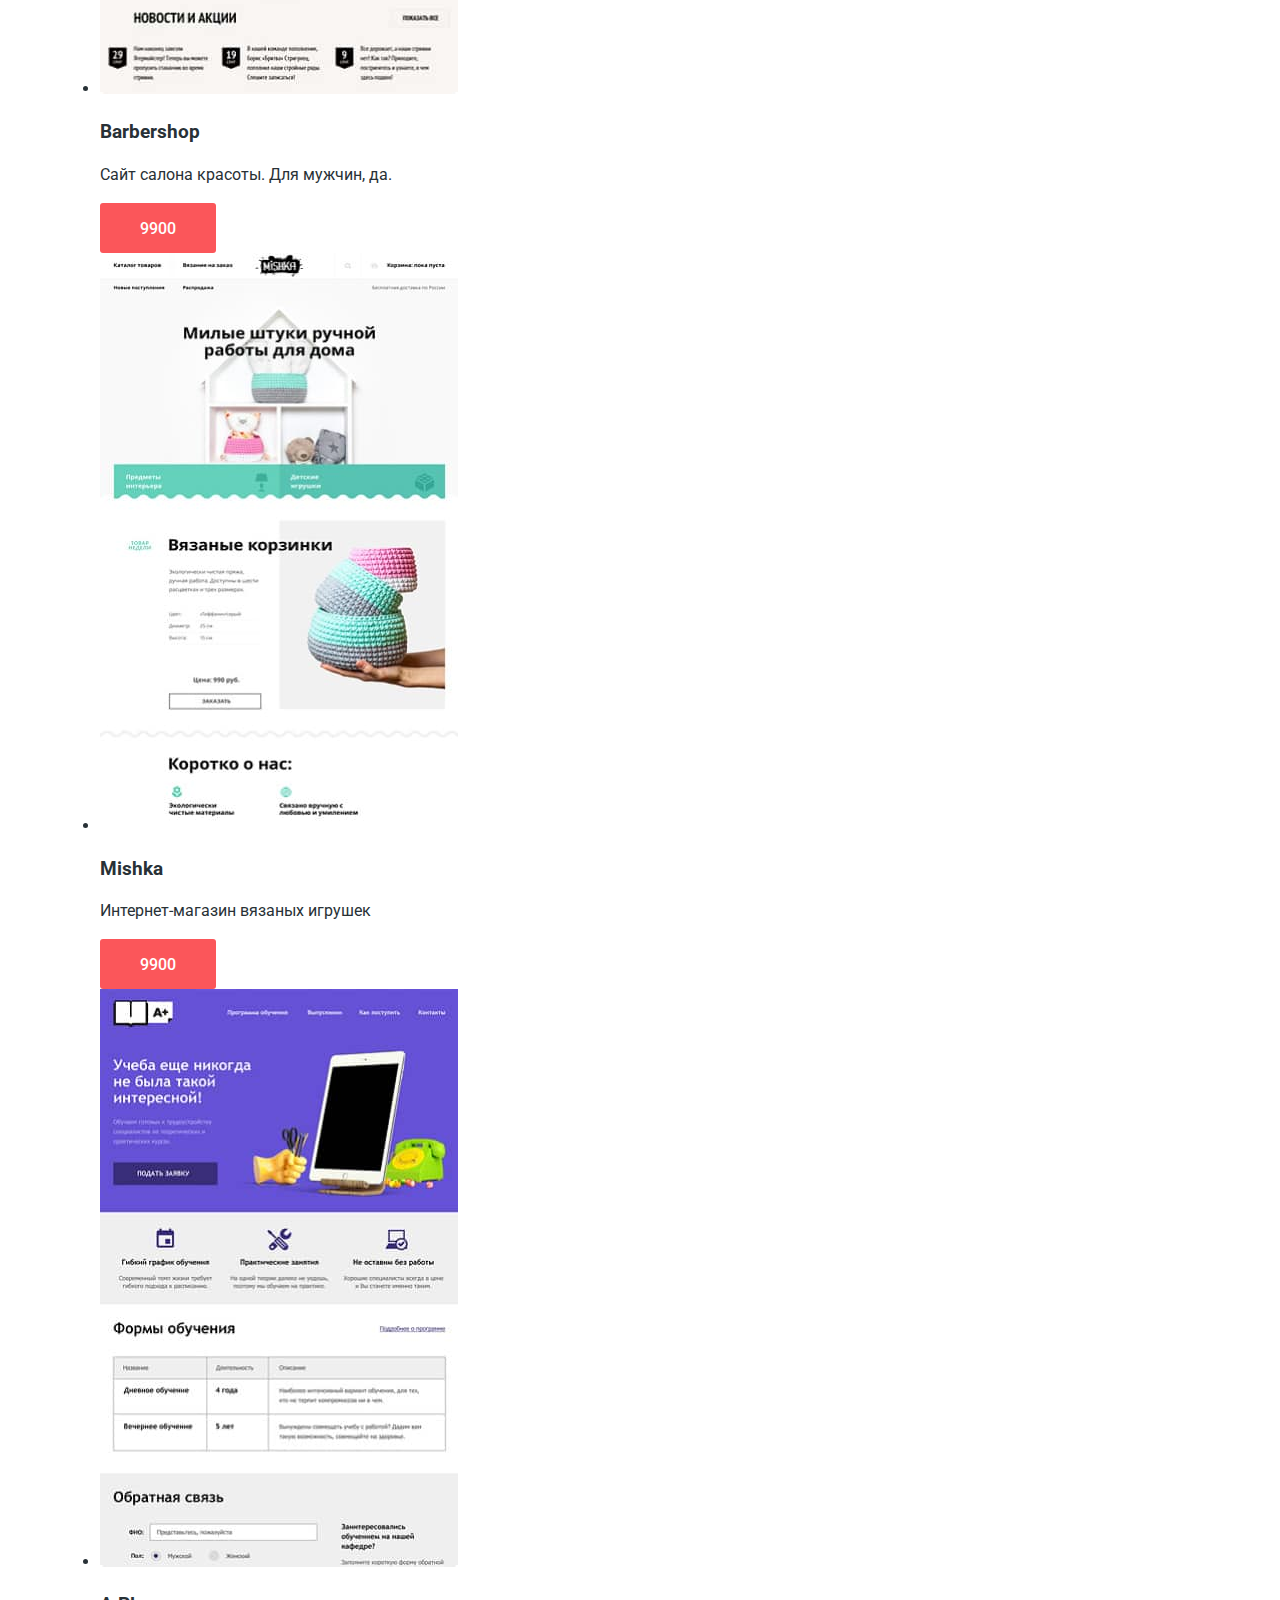
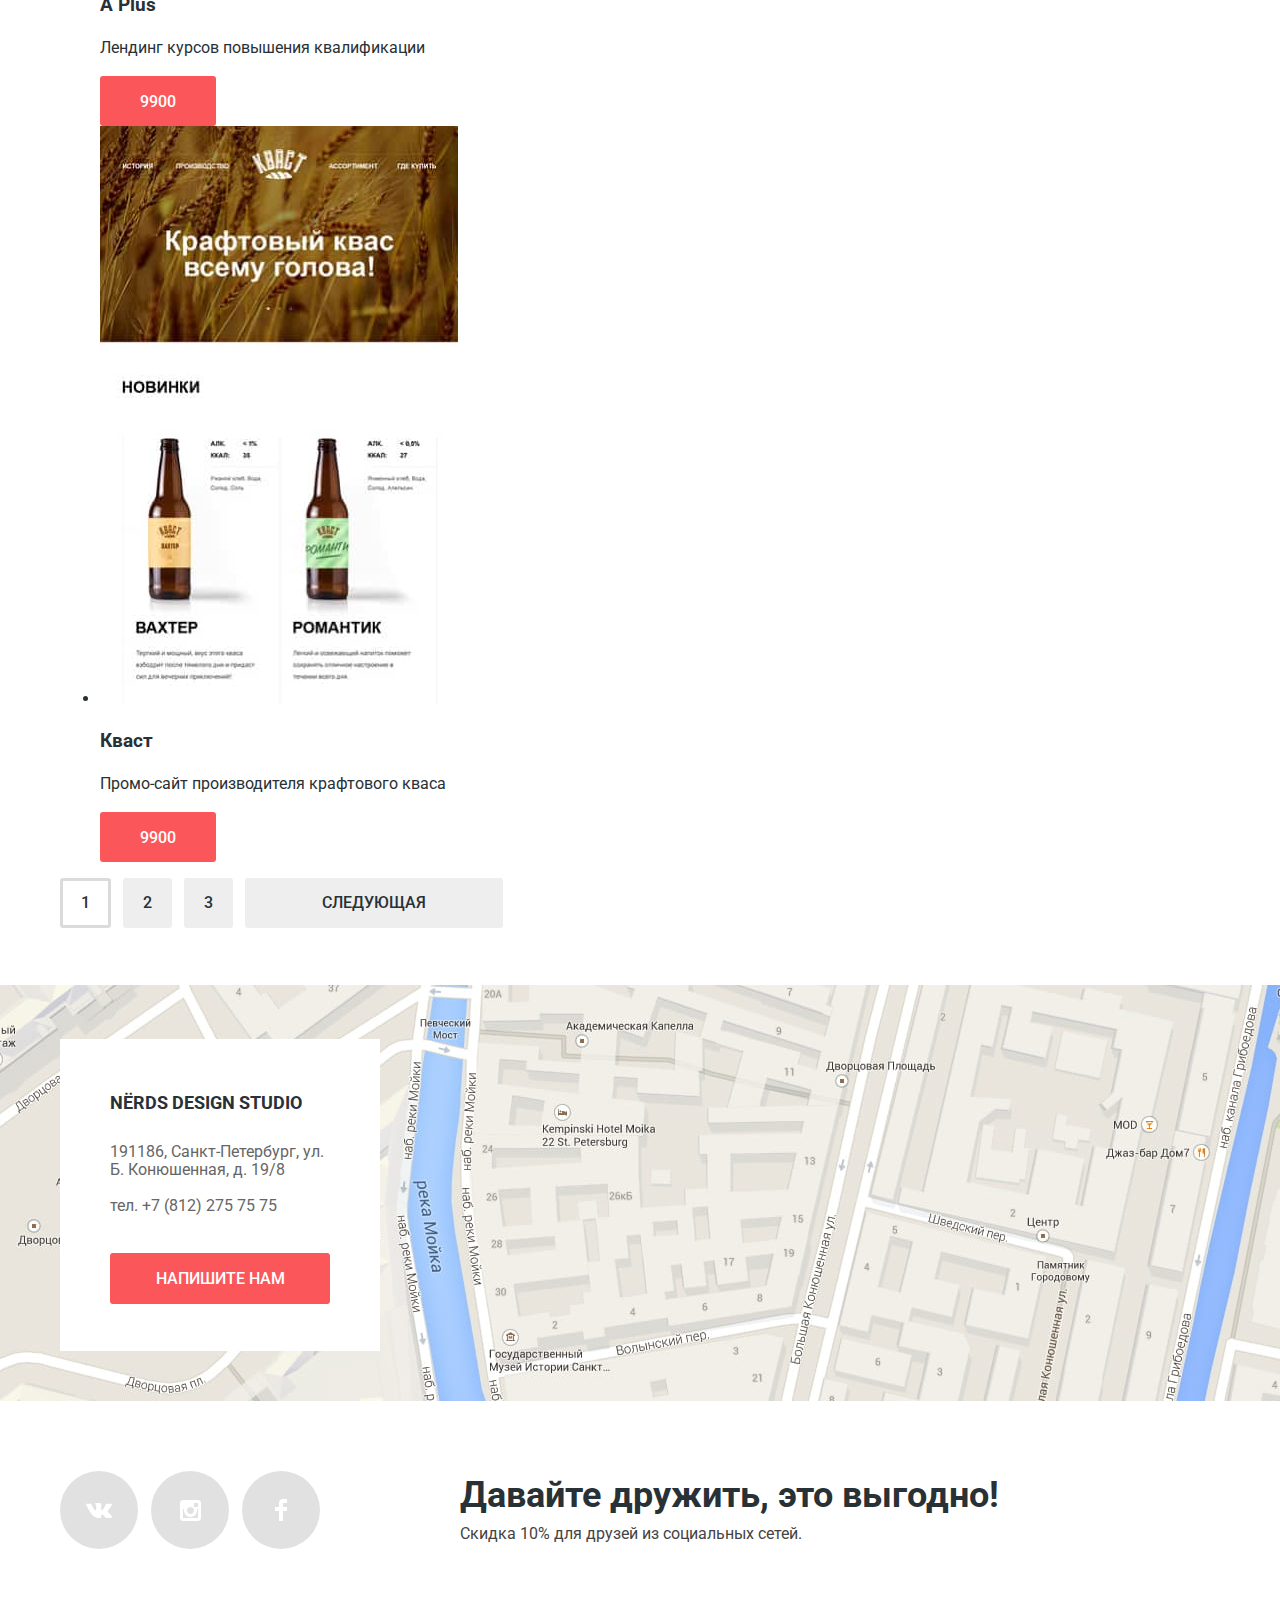
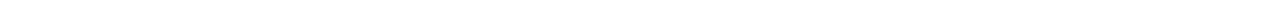
<file: shop.html>
<!DOCTYPE html>
<html class="page" lang="ru">
  <head>
    <meta charset="utf-8">
    <title>Каталог шаблонов</title>
    <link rel="icon" href="favicon.ico"><!--32x32-->
    <link rel="icon" href="img/icon.svg" type="image/svg+xml"><!--16x16-->
    <link rel="manifest" href="manifest.webmanifest">

    <link rel="preconnect" href="https://fonts.gstatic.com">
    <link href="https://fonts.googleapis.com/css2?family=Roboto:wght@400;500;700&display=swap" rel="stylesheet">

    <link rel="stylesheet" href="css/normalize.css">
    <link rel="stylesheet" href="css/style.css">
  </head>

  <body class="page__body">

    <header class="main-header">
      <div class="container">

        <nav class="navigation">
          <div class="logo">
            <a class="logo__link" href="index.html">
              <img class="logo__img" src="img/logo/nerds-logo.svg" width="160" height="65" alt="Логотип &laquo;Нёрдс&raquo;">
            </a>
          </div>
          <ul class="navigation__list">
            <li class="navigation__item">
              <a class="navigation__link" href="blank.html">Студия</a>
            </li>
            <li class="navigation__item">
              <a class="navigation__link" href="blank.html">Клиенты</a>
            </li>
            <li class="navigation__item navigation__item--current">
              <a class="navigation__link">Магазин</a>
            </li>
            <li class="navigation__item">
              <a class="navigation__link" href="blank.html">Контакты</a>
            </li>
          </ul>
          <div class="navigation__item backet">
            <a class="navigation__link backet__link" href="blank.html" >Корзина</a>
          </div>
        </nav>
      </div>
    </header>

    <main class="inner-page">
      <section class="inner-page__header">
        <div class="container">
          <h1 class="inner-page__title">Магазин готовых шаблонов</h1>
        </div>
      </section>

      <section class="inner-page__shop">
        <div class="container inner-page__main">

          <section class="filters">
            <h2 class="visually-hidden">Фильтр шаблонов</h2>
            <form method="get" action="">
              <fieldset class="filter__wrapper">
                <legend class="filter__title">Стоимость:</legend>
                <div class="range">
                  <div class="range__controls">
                    <div class="range__scale">
                      <div class="range__bar" style="
                          width: 70%;
                          margin-left: 0;
                        "></div>
                    </div>
                    <div class="range__toggle range__toggle--min" tabindex="0"
                    style="left: 7%;">
                    </div>
                    <div class="range__toggle range__toggle--max" tabindex="0"
                    style="left: 62%;">
                    </div>
                  </div>

                  <div class="range__price">
                    <label class="range__subtitle" for="range__min">от</label>
                    <input class="range__item range__item--min" id="range__min"
                    type="text" name="min-price" value="0">

                    <label class="range__subtitle" for="range__max">до</label>
                    <input class="range__item range__item--max" id="range__max"
                    type="text" name="max-price" value="15000">
                  </div>
                </div>
              </fieldset>

              <fieldset class="filter__wrapper">
                <legend class="filter__title">Сетка:</legend>
                <ul class="filter__list">
                  <li class="filter__item radio">
                    <input class="visually-hidden radio__item radio__item--checked" type="radio" name="gride" 
                    value="adaptive" id="gride-adaptive" checked>
                    <label class="radio__title" for="gride-adaptive">Адаптивная</label>
                  </li>
                  <li class="filter__item radio">
                    <input class="visually-hidden radio__item" type="radio" name="gride" value="fixed" id="gride-fixed">
                    <label class="radio__title" for="gride-fixed">Фиксированная</label>
                  </li>
                  <li class="filter__item radio">
                    <input class="visually-hidden radio__item" type="radio" name="gride" value="rubber" id="gride-rubber">
                    <label class="radio__title" for="gride-rubber">Резиновая</label>
                  </li>
                </ul>
              </fieldset>

              <fieldset class="filter__wrapper">
                <legend class="filter__title">Особенности:</legend>
                <ul class="filter__list">
                  <li class="filter__item checkbox">
                    <input class="visually-hidden checkbox__item checkbox__item--checked" type="checkbox" 
                    id="case-slider" name="case-slider" checked>
                    <label class="checkbox__title" for="case-slider">Слайдер</label>
                  </li>
                  <li class="filter__item checkbox">
                    <input class="visually-hidden checkbox__item" type="checkbox" id="case-vantage" 
                    name="case-vantage">
                    <label class="checkbox__title" for="case-vantage">Блок преимуществ</label>
                  </li>
                  <li class="filter__item checkbox">
                    <input class="visually-hidden checkbox__item checkbox__item--checked" type="checkbox" 
                    id="case-news" name="case-news" checked>
                    <label class="checkbox__title" for="case-news">Новости</label>
                  </li>
                  <li class="filter__item checkbox">
                    <input class="visually-hidden checkbox__item" type="checkbox" id="case-gallery" 
                    name="case-gallery">
                    <label class="checkbox__title" for="case-gallery">Галерея</label>
                  </li>
                  <li class="filter__item checkbox">
                    <input class="visually-hidden checkbox__item" type="checkbox" id="case-backet" 
                    name="case-backet" disabled>
                    <label class="checkbox__title checkbox__title" for="case-backet">Корзина</label>
                  </li>
                </ul>
              </fieldset>
            </form>
            <button class="filters__btn btn" type="submit">Показать</button>
          </section>

          <section class="inner-page__shop">

            <section class="sort">
              <h2 class="visually-hidden">Сортировать по параметрам</h2>
              <div class="sort__wrapper">
                <h3 class="filter__title">Сортировать:</h3>
                <div class="sort__container">
                  <ul class="sort__list">
                    <li class="sort__item">
                      <button class="sort__btn sort__btn--checked" type="button">По цене</button>
                    </li>
                    <li class="sort__item">
                      <button class="sort__btn" type="button">По типу</button>
                    </li>
                    <li class="sort__item">
                      <button class="sort__btn" type="button">По названию</button>
                    </li>
                  </ul>
                  <ul class="sort__list sort-mark">
                    <li class="sort-mark__item">
                      <button class="sort-mark__btn sort-mark__btn--current sort-mark__min" type="button">Меньше</button>
                    </li>
                    <li class="sort-mark__item">
                      <button class="sort-mark__btn sort-mark__max" type="button">Больше</button>
                    </li>
                  </ul>
                </div>
              </div>
            </section>

            <section class="shop">
              <ul class="shop__list">

                <li class="shop__item">
                  <a class="shop__link" href="blank.html">
                    <img class="shop__img" src="img/shop-items/shop-sedona.jpg" width="358" height="578" alt="Sedona">
                  </a>
                  <div class="shop-hover">
                    <h3 class="shop-hover__title">Sedona</h3>
                    <p class="shop-hover__info">Информационный сайт<br> для туристов</p>
                    <a class="shop-hover__btn btn" href="blank.html" alt="Стоимость в рублях">9900<span class="shop-hover__currency"></span></a>
                  </div>
                </li>
  
                <li class="shop__item">
                  <a class="shop__link" href="blank.html">
                    <img class="shop__img" src="img/shop-items/shop-pink.jpg" width="358" height="578" alt="Pink">
                  </a>
                  <div class="shop-hover">
                    <h3 class="shop-hover__title">Pink APP</h3>
                    <p class="shop-hover__info">Продуктовый лендинг приложения для iOS и Android</p>
                    <a class="shop-hover__btn btn" href="blank.html" alt="Стоимость в рублях">9900<span class="shop-hover__currency"></span></a>
                  </div>
                </li>
  
                <li class="shop__item">
                  <a class="shop__link" href="blank.html">
                    <img class="shop__img" src="img/shop-items/shop-borodinski.jpg" width="358" height="578" alt="Barbershop">
                  </a>
                  <div class="shop-hover">
                    <h3 class="shop-hover__title">Barbershop</h3>
                    <p class="shop-hover__info">Сайт салона красоты. Для мужчин, да.</p>
                    <a class="shop-hover__btn btn" href="blank.html" alt="Стоимость в рублях">9900<span class="shop-hover__currency"></span></a>
                  </div>
                </li>
  
                <li class="shop__item">
                  <a class="shop__link" href="blank.html">
                    <img class="shop__img" src="img/shop-items/shop-mishka.jpg" width="358" height="578" alt="Mishka">
                  </a>
                  <div class="shop-hover">
                    <h3 class="shop-hover__title">Mishka</h3>
                    <p class="shop-hover__info">Интернет-магазин вязаных игрушек</p>
                    <a class="shop-hover__btn btn" href="blank.html" alt="Стоимость в рублях">9900<span class="shop-hover__currency"></span></a>
                  </div>
                </li>
  
                <li class="shop__item">
                  <a class="shop__link" href="blank.html">
                    <img class="shop__img" src="img/shop-items/shop-aplus.jpg" width="358" height="578" alt="A Plus">
                  </a>
                  <div class="shop-hover">
                    <h3 class="shop-hover__title">A Plus</h3>
                    <p class="shop-hover__info">Лендинг курсов повышения квалификации</p>
                    <a class="shop-hover__btn btn" href="blank.html" alt="Стоимость в рублях">9900<span class="shop-hover__currency"></span></a>
                  </div>
                </li>
  
                <li class="shop__item">
                  <a class="shop__link" href="blank.html">
                    <img class="shop__img" src="img/shop-items/shop-kvast.jpg" width="358" height="578" alt="Кваст">
                  </a>
                  <div class="shop-hover">
                    <h3 class="shop-hover__title">Кваст</h3>
                    <p class="shop-hover__info">Промо-сайт производителя крафтового кваса</p>
                    <a class="shop-hover__btn btn" href="blank.html" alt="Стоимость в рублях">9900<span class="shop-hover__currency"></span></a>
                  </div>
                </li>
  
              </ul>
            </section>
  
            <section class="pagination">
              <ul class="pagination__list">
                <li class="pagination__item">
                  <a class="pagination__link pagination__link--current" href="blank.html">1</a>
                </li>
                <li class="pagination__item">
                  <a class="pagination__link" href="blank.html">2</a>
                </li>
                <li class="pagination__item">
                  <a class="pagination__link" href="blank.html">3</a>
                </li>
                <li class="pagination__item">
                  <a class="pagination__link pagination__link--next" href="blank.html">Следующая</a>
                </li>
              </ul>
            </section>

          </section>
        </div>
      </section>

      <section class="contacts">
        <iframe class="contacts__map" src="https://yandex.ru/map-widget/v1/-/CCUQi-hl0A" width="100%" height="416" allowfullscreen
        alt="Офис нашей компании по адресу Санкт-Петербург, ул. Большая Конюшенная, д. 19/8">
        </iframe>
        <div class="container">
          <div class="contacts__wrapper">
            <h3 class="contacts__title">NЁRDS DESIGN STUDIO</h3>
            <address class="contacts__info">191186, Санкт-Петербург, ул. Б. Конюшенная, д. 19/8</address>
            <a class="contacts__phone" href="+tel:78122757575">тел. +7 (812) 275 75 75</a>
            <a class="contacts__btn btn" href="blank.html">Напишите нам</a>
          </div>
        </div>
      </section>
    </main>

    <footer class="main-footer">
      <h2 class="visually-hidden">Мы в социальных сетях</h2>
      <div class="container">
        <div class="footer__wrapper">

          <ul class="social__list">
            <li class="social__item">
              <a class="social__link social__link--vk" href="blank.html">
                <span class="visually-hidden">Вконтакте</span>
                <svg width="27" height="15" viewbox="0 0 27 15">
                  <path d="M16.138 11.51C17.094 11.201 18.318 13.55 19.621 14.449C20.599 15.13 21.348 
                  14.983 21.348 14.983L24.821 14.933C24.821 14.933 26.636 14.821 25.778 13.379C25.707 
                  13.259 25.275 12.31 23.193 10.357C21.016 8.31404 21.311 8.64504 23.932 5.11304C25.529 
                  2.96004 26.168 1.64504 25.968 1.08504C25.776 0.546037 24.603 0.686037 24.603 0.686037L20.69 
                  0.713037C20.309 0.714037 19.986 0.832037 19.839 1.22804C19.836 1.23204 19.218 2.89404 18.394 
                  4.30704C16.653 7.29604 15.958 7.45504 15.67 7.26804C15.009 6.83504 15.176 5.53104 15.176 
                  4.60404C15.176 1.70704 15.608 0.499037 14.33 0.187037C13.903 0.0830374 13.591 0.0150374 
                  12.502 0.00503741C11.11 -0.0159626 9.92797 0.00503743 9.25797 0.334037C8.81297 0.557037 
                  8.47197 1.04604 8.67897 1.07404C8.93897 1.10904 9.52197 1.23404 9.83397 1.66004C10.235 
                  2.21204 10.223 3.44904 10.223 3.44904C10.223 3.44904 10.452 6.86004 9.68297 7.28304C9.15497 
                  7.57304 8.43297 6.98104 6.87997 4.26704C6.08697 2.87904 5.48797 1.34504 5.48797 1.34504C5.48797 
                  1.34504 5.37197 1.06004 5.16197 0.904037C4.91197 0.719037 4.56197 0.660037 4.56197 0.660037L0.84797 
                  0.684037C0.84797 0.684037 0.28997 0.700037 0.0849697 0.946037C-0.0970303 1.16404 0.0699697 1.61404 
                  0.0699697 1.61404C0.0699697 1.61404 2.97897 8.49504 6.27297 11.961C9.29297 15.143 12.725 14.932 
                  12.725 14.932H14.28C14.28 14.932 14.749 14.878 14.989 14.62C15.213 14.38 15.203 13.929 15.203 
                  13.929C15.203 13.929 15.172 11.82 16.138 11.51Z" fill="white"/>
                </svg>
              </a>
            </li>
            <li class="social__item">
              <a class="social__link social__link--inst" href="blank.html">
                <span class="visually-hidden">Инстаграм</span>
                <svg width="21" height="21" viewbox="0 0 21 21">
                  <path fill-rule="evenodd" clip-rule="evenodd" d="M3 0H18C19.65 0 21 1.35 21 3V18C21 19.65 19.65 21 18 
                  21H3C1.35 21 0 19.65 0 18V3C0 1.35 1.35 0 3 0ZM14 10.5C14 8.57 12.43 7 10.5 7C8.57 7 7 8.57 7 10.5C7 
                  12.43 8.57 14 10.5 14C12.43 14 14 12.43 14 10.5ZM3 18V9H4.181C4.0626 9.49127 4.00186 9.99467 4 10.5C4 
                  14.0899 6.91015 17 10.5 17C14.0899 17 17 14.0899 17 10.5C16.9986 9.99464 16.9379 9.49118 16.819 
                  9H18V18H3ZM14 7H18V3H14V7Z" fill="white"/>
                </svg>
              </a>
            </li>
            <li class="social__item">
              <a class="social__link social__link--fb" href="blank.html">
                <span class="visually-hidden">Фейсбук</span>
                <svg width="12" height="22">
                  <path d="M12 4V0H8a4 4 0 00-4 4v4H0v4h4v10h4V12h4V8H8V4h4z" fill="#fff"/>
                </svg>
              </a>
            </li>
          </ul>

          <div class="discount">
            <p class="discount__promo">Давайте дружить, это выгодно!</p>
            <p class="discount__info">Скидка 10% для друзей из социальных сетей.</p>
          </div>
          </div>
        </div>
      </footer>

  </body>
</html>
</file>
<file: css/style.css>
/* Variables*/

:root {
  --basic-theme: #FFFFFF;
  --basic-text: #283136;
  --basiс-title: #000000;
  --red: #FB565A;
  --red-hover: #E74246;
  --red-active: #D7373B;
  --green: #00CA74;
  --green-hover: #00BC6C;
  --green-active: #00AA62;
  --yellow: #EFC84A;
  --yellow-hover: #EAB534;
  --yellow-active: #E5A722;
  --grey: #EEEEEE;
  --grey-hover: #DFDFDF;
  --grey-active: #D5D5D5;
  --grey-current: #D8D8D8;
  --range-scale: #D7DCDF;
  --range-toggle: #ABABAB;
  --control-checked: #C1C1C1;
  --sort-btn: #231F20;
  --sort-btn-hover: #A6A6A6;
  --basic-social: #E1E1E1;
  --basic-preview-browser: #4D4D4D;
  --pagination-current: #DBDBDB;
  --basic-contacts: #666666;
  --basic-footer-info: #444444;
  --modal-active: #B4B9BB;
  --opacity-basic-theme-light: rgba(255, 255, 255, .3);
  --opacity-grey-strong: rgba(0, 1, 1, .1);
  --opacity-black-light: rgba(0,0,0, .3);
  --opacity-black-middle: rgba(0, 0, 0, .25);
  --opacity-black-strong: rgba(0, 0, 0, .15);
  --opacity-black-ultra-strong: rgba(0, 0, 0, .1);
}

/* Global */
body {
  margin: 0;
  padding: 0;
  font-family: "Roboto", Arial, sans-serif;
  font-size: 16px;
  line-height: 24px;
  font-weight: 400;
  color: var(--basic-text);
  background-color: var(--basic-theme);
}
.visually-hidden {
  position: absolute;
  width: 1px;
  height: 1px;
  margin: -1px;
  padding: 0;
  border: 0;
  white-space: nowrap;
  clip-path: inset(100%);
  clip: rect(0 0 0 0);
  overflow: hidden;
}
.container {
  width: 1160px;
  margin: 0 auto;
  padding: 0 20px;
}
/* Button */
.btn {
  display: inline-block;
  padding: 17px 40px 15px 40px;
  font-size: inherit;
  font-weight: 500;
  line-height: 18px;
  text-align: center;
  text-transform: uppercase;
  background-color: var(--red);
  color: var(--basic-theme);
  border: none;
  border-radius: 3px;
  text-decoration: none;
  vertical-align: middle;
}
.btn:hover,
.btn:focus {
  background-color: var(--red-hover);
}
.btn:active {
  background-color: var(--red-active);
  color: var(--opacity-basic-theme-light);
  box-shadow: inset 0 3px 0 var(--opacity-grey-strong);
}

/* Grid */
.page {
  height: 100%;
}
.page__body {
  min-height: 100%;
  grid-template-rows: min-content 1fr min-content;
}

/* Main navigation */
.main-header {
  background-color: var(--grey);
}
.navigation {
  display: flex;
  align-items: center;
  justify-content: space-between;
  font-size: 16px;
  line-height: 30px;
  font-weight: 500;
  color: var(--basic-title);
  text-transform: uppercase;
}
.logo {
  margin-right: 75px;
}
.logo__link {
  display: block;
}
.logo__img {
  width: 160px;
  height: 65px;
}
.logo__img:hover,
.logo__img:focus {
  opacity: .7;
}
.logo__img:active {
  opacity: .3;
}
.navigation__list {
  display: flex;
  flex-wrap: wrap;
  justify-content: flex-start;
  align-items: top;
  width: 600px;
  margin: 0;
  padding: 0;
  list-style: none;
}
.navigation__item {
  margin-left: 45px;
}
.navigation__item--current {
  position: relative;
}
.navigation__item--current::before {
  position: absolute;
  content: "";
  bottom: -1px;
  width: 100%;
  height: 2px;
  background-color: var(--red);
}
.navigation__link {
  display: block;
  padding: 21px 0 15px;
  color: var(--basic-title);
  text-decoration: none;
}
.navigation__link:hover,
.navigation__link:focus {
  color: var(--red-hover);
}
.navigation__link:active {
  color: var(--opacity-black-light);
}
/* Backet */

.backet {
  position: relative;
  padding-top: 0;
}
.backet__wrapper {
  display: flex;
  flex-wrap: wrap;
}
.backet__link {
  padding-left: 40px;
}
.backet__link::before {
  position: absolute;
  bottom: 23px;
  left: 0;
  content: "";
  width: 15px;
  height: 15px;
  background-image: url("../img/toolbox/cart-icon.svg");
  background-repeat: no-repeat;
  background-position: 0 0;
}

/* Main slider */
.slider {
  margin-bottom: 80px;
  padding-top: 68px;
  background-color: var(--grey);
}
.slider__wrapper {
  position: relative;
}
.slider__list {
  padding: 0;
  margin: 0;
  list-style: none;
}
.slider__item {
  position: relative;
  display: none;
  width: 100%;
}
.slider__item::before {
  position: absolute;
  width: 760px;
  height: 431px;
  content: "";
  top: -22.5%;
  left: 397px;
  background-repeat: no-repeat;
  background-position: 0 0;
}
.slider__title {
  max-width: 520px;
  margin: 0 0 26px 0;
  color: var(--basic-title);
  font-size: 55px;
  line-height: 55px;
  font-weight: 500;
}
.slider__info {
  max-width: 380px;
  margin-bottom: 39px;
}
.slider__btn {
  padding: 18px 54px 15px;
  margin-bottom: 80px;
}
.slider__item--design {
  display: none;
}
.slider__item--design::before {
  background-image: url("../img/slider/slide-design.png");
}
.slider__item--math {
  display: none;
}
.slider__item--math::before {
  background-image: url("../img/slider/slide-math.png");
}
.slider__item--night {
  display: none;
}
.slider__item--night::before {
  background-image: url("../img/slider/slide-night.png");
}
.slider__item--current {
  display: block;
}
/* Controls */
.control {
  display: flex;
  flex-wrap: wrap;
  justify-content: flex-start;
  position: absolute;
  width: 200px;
  min-height: 15px;
  left: 556px;
  top: 67.5%;
  z-index: 50;
  font-size: 0;
}
.control__item {
  position: relative;
  width: 18px;
  height: 18px;
  margin-right: 17px;
  margin-bottom: 5px;
  box-sizing: border-box;
  padding: 0;
  background-color: var(--basic-theme);
  border-radius: 50%;
  border: none;
  cursor: pointer;
}
.control__item--current::before {
  position: absolute;
  content: "";
  top: 5px;
  left: 5px;
  width: 4px;
  height: 4px;
  border-radius: 50%;
  border: 2px solid var(--control-checked);
}

/* Offers */
.offers {
  margin-bottom: 40px;
}
.offers__list {
  display: flex;
  flex-wrap: wrap;
  justify-content: flex-start;
  margin: 0;
  padding: 0;
  list-style: none;
  border-bottom: 2px solid var(--grey);
}
.offers__title {
  max-width: 300px;
  font-size: 24px;
  line-height: 30px;
  margin: 171px 0 0 0;
  padding: 0;
  color: var(--basic-title);
  text-transform: uppercase;
  hyphens: auto;
}
.offers__info {
  width: 260px;
  margin-bottom: 32px;
  hyphens: auto;
}
.offers__item {
  position: relative;
  width: 300px;
  margin-right: 100px;
}
.offers__item:nth-child(3n) {
  margin-right: 0;
}
.offers__item--web::before {
  position: absolute;
  width: 300px;
  height: 146px;
  content: "";
  background-repeat: no-repeat;
  background-position: 0 0;
  background-image: url("../img/offers/offers-web.png");
}
.offers__item--app::before {
  position: absolute;
  width: 300px;
  height: 146px;
  content: "";
  background-repeat: no-repeat;
  background-position: 0 0;
  background-image: url("../img/offers/offers-app.png");
}
.offers__item--show::before {
  position: absolute;
  width: 300px;
  height: 146px;
  content: "";
  background-repeat: no-repeat;
  background-position: 0 0;
  background-image: url("../img/offers/offers-show.png");
}
.offers__btn {
  max-width: 220px;
  margin-bottom: 80px;
}
.btn--app {
  background-color: var(--green);
}
.btn--app:hover {
  background-color: var(--green-hover);
}
.btn--app:active,
.btn--app:focus {
  background-color: var(--green-active);
}
.btn--show {
  background-color: var(--yellow);
}
.btn--show:hover,
.btn--show:focus {
  background-color: var(--yellow-active);
}
.btn--show:active {
  background-color: var(--yellow-active);
}

/* About-us */
.about-us__wrapper {
  display: flex;
  justify-content: space-between;
  padding-bottom: 49px;
  border-bottom: 2px solid var(--grey);
}

/* Info */
.info {
  max-width: 651px;
}
.info__slogan {
  font-size: 45px;
  line-height: 46px;
  font-weight: 500;
  margin: 34px 0 32px 0;
}
.info__concept {
  margin-bottom: 41px;

}
.info__title {
  font-size: 16px;
  line-height: 24px;
  font-weight: 700;
  text-transform: uppercase;
  margin-bottom: 23px;
}
.info__list {
  list-style: none;
  margin: 0;
  padding: 0;
}
.info__item {
  position: relative;
  margin-bottom: 24px;
  margin-left: 36px;
}
.info__item::before {
  position: absolute;
  content: "";
  width: 25px;
  height: 2px;
  left: -36px;
  top: 11px;
  background-color: var(--red);
}

/* Data */
.data {
  max-width: 360px;
}

.data__title {
  font-size: 16px;
  line-height: 24px;
  font-weight: 700;
  text-transform: uppercase;
  margin: 0;
  margin-bottom: 32px;
  padding-left: 17px;
}
.data__img {
  width: 360px;
  height: 208px;
  margin-bottom: 30px;
}
.table {
  width: 350px;
  border-collapse: collapse;
  table-layout: fixed;
}
.table__item {
  position: relative;
  font-size: 45px;
  line-height: 64px;
  font-weight: 700;
  padding-bottom: 8px;
  
}
.table__item:nth-child(2),
.table__title:nth-child(2) {
  padding-left: 5px;
}
.table__item:nth-child(3),
.table__title:nth-child(3) {
  padding-left: 7px;
}

.table__item--percent {
  font-size: 26px;
  line-height: 40px;
  font-weight: 700;
  position: absolute;
  top: 4px;
}
.table__title {
  line-height: 19px;
  padding-top: 2px;
}

/* Main portfolio */
.main-portfolio {
  margin-bottom: 80px;
}
.main-portfolio__list {
  display: flex;
  flex-wrap: wrap;
  justify-content: space-between;
  align-self: center;
  list-style: none;
  padding: 0;
  margin-bottom: 0;
  border-bottom: 2px solid var(--grey);
}
.main-portfolio__item {
  position: relative;
  width: 209px;
  height: 90px;
  padding: 30px 27px 37px;
}
.main-portfolio__item:not(:nth-child(4n))::after {
  position: absolute;
  content: "";
  width: 2px;
  height: 52px;
  background-color: var(--grey);
  right: -18px;
  top: 48px;
}

.main-portfolio__img {
  opacity: 0.2;
}
.main-portfolio__img:hover,
.main-portfolio__img:focus {
  opacity: 1;
}
.main-portfolio__img:active {
  opacity: 0.1;
}
.item--pink {
  padding-top: 36px;
}
.item--mishka {
  padding-top: 34px;
  
}


/* Contacts */
.contacts {
  position: relative;
  margin-bottom: 70px;
  background-image: url("../img/map.jpg");
  background-position: center;
  background-repeat: no-repeat;
  height: 416px;
  width: 100%;
}
.contacts__wrapper {
  position: absolute;
  max-width: 320px;
  padding: 49px 50px 0 50px;
  box-sizing: border-box;
  top: 54px;
  background-color: var(--basic-theme);
}
.contacts__title {
  font-size: 18px;
  line-height: 30px;
  font-weight: 700;
  margin: 0;
  margin-bottom: 25px;
  padding: 0;
  text-transform: uppercase;
}
.contacts__map {
  position: relative;
  top: 0;
  left: 0;
  width: 100%;
  height: 416px;
  border: none;
  box-sizing: border-box;
}
.contacts__info {
  font-size: 16px;
  line-height: 18px;
  font-weight: 400;
  color: var(--basic-contacts);
  font-style: normal;
  margin-bottom: 15px;
}
.contacts__phone {
  display: block;
  color: var(--basic-contacts);
  margin-bottom: 35px;
  text-decoration: none;
}
.contacts__btn {
  display: inline-block;
  padding: 17px 40px 16px 40px;
  margin-bottom: 47px;
  width: 220px;
  box-sizing: border-box;
  vertical-align: middle;
}
/* Main footer */
.footer__wrapper {
  display: grid;
  grid-template-columns: 260px 1fr;
  column-gap: 140px;
}

/* Social */

.social__list {
  display: flex;
  justify-content: space-between;
  flex-wrap: wrap;
  max-width: 260px;
  list-style: none;
  margin: 0;
  padding: 0;
}
.social__link {
  position: relative;
  display: flex;
  justify-content: center;
  align-items: center;
  width: 78px;
  height: 78px;
  border-radius: 50%;
  background-color: var(--basic-social);
}
.social__link::before {
  position: absolute;
  content: "";
  width: 27px;
  height: 27px;
  top: 0;
  bottom: 0;
  right: 0;
  left: 0;
  margin: auto;
}
.social__link:hover,
.social__link:focus {
  background-color: var(--red-hover);
}
.social__link:active {
  box-shadow: inset 0 3px 0 var(--opacity-grey-strong);
}
.social__link:active path {
  background-color: var(--red-active);
  opacity: .3;
}

/* Discount */
.discount {
  padding-bottom: 80px;
}
.discount__promo {
  margin: 0;
  margin-bottom: 10px;
  padding-top: 6px;
  font-size: 36px;
  line-height: 36px;
  font-weight: 700;
}
.discount__info {
  padding: 0;
  margin: 0;
  line-height: 22px;
  color: var(--basic-footer-info);
}

/* Catalog page */

/* Header shop */
.inner-page__header {
  margin-bottom: 55px;
  background-color: var(--grey);

}
.inner-page__title {
  font-size: 55px;
  line-height: 55px;
  font-weight: 500;
  text-align: center;
  padding: 68px 0 108px;
  margin: 0;
}

/* Inner-page__catalog */
  .inner-page__catalog {
    display: flex;
    flex-wrap: wrap;
    justify-content: space-between;
  }
  
/* Filters */
.filters {
  max-width: 260px;
  margin: 0;
}
.filters__btn {
  width: 100%;
  color: var(--basic-title);
  background-color: var(--grey);
  font-size: 16px;
  font-weight: 500;
  line-height: 18px;
}
.filters__btn:hover,
.filters__btn:focus {
  background-color: var(--grey-hover);
}
.filters__btn:active {
  background-color: var(--grey-active);
  color: var(--opacity-black-light);
}
.filter__wrapper {
  margin: 0;
  padding: 0;
  border: none;
}
.filter__title {
  margin: 0;
  font-size: 18px;
  line-height: 30px;
  font-weight: 700;
  text-transform: uppercase;
  color: var(--basic-title);
  margin-bottom: 13px;
}

.filter__list {
  padding: 0;
  margin: 0;
  list-style: none;
}
.filter__item {
  font-size: 16px;
  line-height: 24px;
  font-weight: 400px;
  color: var(--basic-text);
  padding-left: 37px;
  margin-bottom: 15px;
}
/* Radio filter */
.radio:last-child {
  margin-bottom: 44px;
}
.radio__title {
  position: relative;
  display: inline-block;
  vertical-align: middle;
  cursor: pointer;
  user-select: none;
}
.radio__item + .radio__title::before {
  position: absolute;
  content: "";
  width: 25px;
  height: 25px;
  box-sizing: border-box;
  left: -37px;
  top: -1px;
  border: 4px solid var(--basic-preview-browser);
  border-radius: 50%;
  opacity: .4;
}
.radio__item:checked +.radio__title::after {
  position: absolute;
  content: "";
  top: 7px;
  left: -29px;
  width: 9px;
  height: 9px;
  border-radius: 50%;
  background-color: var(--basic-preview-browser);
  opacity: .4;
}
.radio__item:hover + .radio__title::before,
.radio__item:hover + .radio__title::after,
.radio__item:focus + .radio__title::before,
.radio__item:focus + .radio__title::after {
  opacity: 1;
}
.radio__item:focus + .radio__title::before {
  outline: 2px solid var(--grey);
}

.radio__item:disabled + .radio__title::before,
.radio__item:checked:disabled + .radio__title::before,
.radio__item:checked:disabled + .radio__title::after {
  opacity: .1;
  cursor: none;
}
.radio__title--disabled {
  opacity: .3;
  cursor: none;
}
/* Checkbox Filter */
.checkbox:last-child {
  margin-bottom: 48px;
}
.checkbox__title {
  position: relative;
  display: inline-block;
  vertical-align: middle;
  cursor: pointer;
  user-select: none;
}
.checkbox__item:hover + .checkbox__title::before,
.checkbox__item:focus + .checkbox__title::before {
  opacity: 1;
}
.checkbox__item:focus + .checkbox__title::before {
  outline: 2px solid var(--grey);
}
.checkbox__item + .checkbox__title::before {
  position: absolute;
  content: "";
  width: 23px;
  height: 23px;
  left: -37px;
  top: 1px;
  background-image: url("../img/toolbox/checkbox-off.svg");
  background-position: 0 0;
  background-repeat: no-repeat;
  opacity: .4;
}
.checkbox__item:checked + .checkbox__title::before {
  position: absolute;
  content: "";
  top: 1px;
  left: -37px;
  width: 25px;
  height: 23px;
  background-image: url("../img/toolbox/checkbox-on.svg");
  background-position: 0 0;
  background-repeat: no-repeat;
}
.checkbox__item:hover + .checkbox__title::before,
.checkbox__item:hover + .checkbox__title::after,
.checkbox__item:focus + .checkbox__title::before,
.checkbox__item:focus + .checkbox__title::after {
  opacity: 1;
}

.checkbox__item:disabled + .checkbox__title::before,
.checkbox__item:disabled + .checkbox__title::after,
.checkbox__item:checked:disabled + .checkbox__title::before,
.checkbox__item:checked:disabled + .checkbox__title::after {
  opacity: .1;
  cursor: none;
}
.checkbox__title--disabled {
  opacity: .3;
  cursor: none;
}
/* Range */
.range {
  width: 260px;
  margin-top: 35px;
  margin-bottom: 54px;
}
.range__controls {
  position: relative;
  height: 41px;
  padding: 39px 20px 0 20px;
  margin-bottom: 14px;
  background-color: var(--grey);
  border-radius: 3px;
}
.range__scale {
  height: 2px;
  background-color: var(--range-scale);
}
.range__bar {
  height: 2px;
  background-color: var(--green);
}
.range__toggle {
  position: absolute;
  top: 30px;
  left: 0;
  width: 3px;
  height: 3px;
  padding: 0;
  border: 8px solid var(--basic-theme);
  border-radius: 50%;
  background-color: var(--range-toggle);
  box-shadow: 0 2px 1px var(--opacity-black-strong);
  cursor: pointer;
}
.range__subtitle {
  font-size: 16px;
  line-height: 22px;
  font-weight: 400px;
  text-transform: uppercase;
  color: var (--basic-text);
}
.range__price {
  display: flex;
  justify-content: space-between;
}
.range__item {
  width: 60px;
  padding: 10px;
  margin-left: 8px;
  text-align: center;
  color: var(--basic-text);
  border: none;
  border-radius: 3px;
  background-color: var(--grey);
  font-family: inherit;
  font-size: inherit;
}
/* Sort */
.sort {
  width: 760px;
  margin-bottom: 35px;
}
.sort__wrapper {
  display: flex;
  justify-content: space-between;
  align-items: baseline;
  padding: 0;
}
.sort__container {
  display: flex;
  justify-content: space-between;
  width: 360px;
}
.sort__list {
  display: flex;
  flex-wrap: wrap;
  justify-content: flex-start;
  align-items: center;
  margin: 0;
  padding: 0;
  list-style: none;
}
.sort__item {
  margin-right: 26px;
}
.sort__item:last-child {
  margin-right: 0;
}
.sort__btn {
  display: inline-block;
  vertical-align: top;
  border: none;
  padding: 0;
  background-color: transparent;
  font-size: 14px;
  line-height: 18px;
  font-weight: 400;
  color: var(--basic-title);
  text-transform: uppercase;
  text-decoration: none;
  opacity: .3;
}
.sort__btn:hover,
.sort__btn:focus {
  opacity: .6;
}
.sort__btn:active,
.sort__btn--checked {
  opacity: 1;
}
.sort-mark {
  padding-bottom: 5px;
}
.sort-mark__item {
  margin-left: 20px;
}
.sort-mark__btn {
  display: inline-block;
  vertical-align: middle;
  text-decoration: none;
  border: none;
  background-color: transparent;
  padding: 0;
  font-size: 0;
  width: 0;
  height: 0;
  border-left: 5px solid transparent;
  border-right: 5px solid transparent;
  border-bottom: 10px solid var(--sort-btn);
  opacity: .2;
}
.sort-mark__btn:hover,
.sort-mark__btn:focus {
  border-left: 5px solid transparent;
  border-right: 5px solid transparent;
  border-bottom: 10px solid var(--sort-btn-hover);
  opacity: 1;
}
.sort-mark__btn:active {
  border-left: 5px solid transparent;
  border-right: 5px solid transparent;
  border-bottom: 10px solid var(--sort-btn);
  opacity: 1;
  overflow: none;
}

.sort-mark__btn--current {
  opacity: 1;
}
.sort-mark__min {
  transform: rotate(180deg);
}

/* Shop */

.catalog {
  max-width: 900px;
}
.catalog__list {
  display: flex;
  flex-wrap: wrap;
  justify-content: space-between;
  max-width: 760px;
  margin: 0;
  margin-bottom: 25px;
  padding: 0;
  list-style: none;
}
.catalog__item {
  position: relative;
  width: 358px;
  min-height: 578px;
  margin-bottom: 30px;
  padding-top: 40px;
  border-top-right-radius: 5px;
  border-top-left-radius: 5px;
  border: 1px solid var(--grey);
}
.catalog__item::before {
  position: absolute;
  content: "";
  width: 100%;
  height: 40px;
  top: 0;
  left: 0;
  border-top-right-radius: 5px;
  border-top-left-radius: 5px;
  background-color: var(--basic-preview-browser);
  opacity: .12;
}
.catalog__item::after {
  position: absolute;
  content: "";
  width: 14px;
  height: 14px;
  border-radius: 50%;
  background-color: var(--basic-theme);
  top: 12px;
  left: 15px;
  box-shadow: 23px 0 0 0 var(--basic-theme), 46px 0 0 0 var(--basic-theme);
}
.catalog__item:hover::before {
  opacity: 1;
}
.catalog__link {
  display: block;
}
.catalog__img {
  display: block;
  width: 358px;
  height: 578px;
}
.catalog-hover {
  display: none;
  position: absolute;
  min-height: 231px;
  width: 100%;
  bottom: 0;
  right: 0;
  left: 0;
  text-align: center;
  background-color: var(--grey);
  font-size: 16px;
  line-height: 18px;
  font-weight: 400;
}
.catalog-hover__link {
  display: inline-block;
  min-height: 30px;
  max-height: 160px;
  overflow: hidden;
  overflow-y: visible;
  font-size: 18px;
  line-height: 30px;
  font-weight: 700;
  color: var(--basic-title);
  text-transform: uppercase;
  text-decoration: none;
  margin-top: 27px;
  margin-bottom: 12px;
  vertical-align: middle;
}
.catalog-hover__link:hover, 
.catalog-hover__link:focus {
  color: var(--red);
}
.catalog-hover__link:active {
  color: var(--basic-title);
  opacity: .3;
}
.catalog-hover__info {
  width: 200px;
  min-height: 37px;
  max-height: 360px;
  overflow: hidden;
  overflow-y: visible;
  margin: 0 auto;
  margin-bottom: 32px;
  color: var(--basic-contacts);
  font-size: 14px;
  line-height: 18px;
  font-weight: 400;
}
.catalog-hover__btn {
  margin-bottom: 44px;
  padding-left: 72px;
  padding-right: 72px;
}
.catalog-hover__btn:active {
  color: var(--basic-theme);
}
.catalog-hover__currency::before {
  content: " \20BD";
}
.catalog__item:hover .catalog-hover,
.catalog__item:focus .catalog-hover{
  display: block;
  box-shadow: 0 6px 15px var(--opacity-black-middle);
}
/* Pagination*/
.pagination {
  margin-bottom: 46px;
}
.pagination__list {
  display: flex;
  flex-wrap: wrap;
  justify-content: flex-start;
  max-width: 760px;
  margin: 0;
  padding: 0;
  list-style: none;
}
.pagination__item {
  margin-right: 12px;
  margin-bottom: 11px;
}
.pagination__item:last-child {
  margin-right: 0;
}
.pagination__link {
  display: block;
  padding: 16px 20px;
  text-align: center;
  font-size: 16px;
  line-height: 18px;
  font-weight: 500;
  text-transform: uppercase;
  border-radius: 3px;
  color: var(--basic-title);
  background-color: var(--grey);
  text-decoration: none;
}
.pagination__link--prev,
.pagination__link--next {
  padding-left: 77px;
  padding-right: 77px;
}
.pagination__link:hover,
.pagination__link:focus {
  background-color: var(--grey-hover);
}

.pagination__link:active {
  background-color: var(--grey-active);
  color: var(--opacity-black-light);
  box-shadow: inset 0 3px 0 var(--opacity-black-ultra-strong);
}
.pagination__link--current {
  padding: 13px 18px;
  background-color: var(--basic-theme);
  border: 3px solid var(--pagination-current);
}

/* Modal Feedback */
.modal-feedback {
  display: none;
  position: fixed;
  left: 0;
  right: 0;
  top: auto ;
  bottom: 185px;
  max-width: 760px;
  margin: 0 auto;
  padding: 63px 100px 84px 100px;
  color: var(--basic-title);
  background-color: var(--basic-theme);
  box-shadow: 0 40px 40px var(--opacity-black-middle);
}

.modal-feedback__header {
  max-width: 750px;
  margin: 0;
  margin-bottom: 35px;
  padding: 0;
  font-size: 45px;
  font-weight: 700;
  line-height: 50px;
  color: var(--basic-title);
}
.modal-feedback__list {
  display: flex;
  flex-wrap: wrap;
  justify-content: space-between;
  margin-top: 0;
}
.modal-feedback__item {
  flex-basis: 360px;
  margin: 0;
}
.modal-feedback__item:last-child {
  flex-grow: 2;
  margin: 0;
  padding: 0;
}
.modal-feedback__title {
  font-size: 16px;
  line-height: 18px;
  font-weight: 700;
}
.modal-feedback__text {
  display: block;
  box-sizing: border-box;
  width: 360px;
  padding: 15px 14px;
  margin-bottom: 27px;
  margin-top: 8px;
  border: 2px solid var(--range-scale);
  background-color: var(--basic-theme);
  border-radius: 3px;
  opacity: .5;
}
.modal-feedback__text:hover {
  border: 2px solid var(--modal-active);
}
.modal-feedback__text:focus {
  border: 2px solid var(--basic-title);
  opacity: 1;
}
.modal-feedback__text:invalid {
  border: 2px solid var(--red-hover);
  color: var(--red-hover)
}
.modal-feedback__usertext {
  width: 760px;
  height: 118px;
  margin-bottom: 47px;
  resize: none;
}
.modal__btn {
  padding-right: 84px;
  padding-left: 84px;
  
}
.modal__close {
  position: absolute;
  top: 13%;
  right: 9.5%;
  width: 21px;
  height: 21px;
  background-color: transparent;
  background-image: url(../img/toolbox/close-cross.svg);
  border: 0;
  cursor: pointer;
  opacity: .3;
}
.modal__close:hover {
  opacity: 1;
}
.modal__close:active {
  opacity: .1;
}

/* JS style */

.slider--show {
  display: block;
}

.modal--show {
  display: block;
  animation: bounce 0.8s;
}
.modal--error {
  animation: shake 0.6s;
}
/* Animations */

@keyframes bounce {
  0% {
    transform: translateX(-2000px);
  }

  70% {
    transform: translateX(30px);
  }

  90% {
    transform: translateX(-10px);
  }

  100% {
    transform: translateX(0);
  }
}
@keyframes shake {
  0%,
  100% {
    transform: translateX(0);
  }

  10%,
  30%,
  50%,
  70%,
  90% {
    transform: translateX(-10px);
  }

  20%,
  40%,
  60%,
  80% {
    transform: translateX(10px);
  }
}
</file>
<file: css/style.min.css>
@keyframes bounce{0%{transform:translateX(-2000px)}70%{transform:translateX(30px)}90%{transform:translateX(-10px)}to{transform:translateX(0)}}@keyframes shake{0%,to{transform:translateX(0)}10%,30%,50%,70%,90%{transform:translateX(-10px)}20%,40%,60%,80%{transform:translateX(10px)}}:root{--basic-theme:#FFFFFF;--basic-text:#283136;--basiс-title:#000000;--red:#FB565A;--red-hover:#E74246;--red-active:#D7373B;--green:#00CA74;--green-hover:#00BC6C;--green-active:#00AA62;--yellow:#EFC84A;--yellow-hover:#EAB534;--yellow-active:#E5A722;--grey:#EEEEEE;--grey-hover:#DFDFDF;--grey-active:#D5D5D5;--grey-current:#D8D8D8;--range-scale:#D7DCDF;--range-toggle:#ABABAB;--control-checked:#C1C1C1;--sort-btn:#231F20;--sort-btn-hover:#A6A6A6;--basic-social:#E1E1E1;--basic-preview-browser:#4D4D4D;--pagination-current:#DBDBDB;--basic-contacts:#666666;--basic-footer-info:#444444;--modal-active:#B4B9BB;--opacity-basic-theme-light:rgba(255, 255, 255, .3);--opacity-grey-strong:rgba(0, 1, 1, .1);--opacity-black-light:rgba(0,0,0, .3);--opacity-black-middle:rgba(0, 0, 0, .25);--opacity-black-strong:rgba(0, 0, 0, .15);--opacity-black-ultra-strong:rgba(0, 0, 0, .1)}body{margin:0;padding:0;font-family:"Roboto",Arial,sans-serif;font-size:16px;line-height:24px;font-weight:400;color:var(--basic-text);background-color:var(--basic-theme)}.visually-hidden{position:absolute;width:1px;height:1px;margin:-1px;padding:0;border:0;white-space:nowrap;clip-path:inset(100%);clip:rect(0 0 0 0);overflow:hidden}.container{width:1160px;margin:0 auto;padding:0 20px}.btn{display:inline-block;padding:17px 40px 15px;font-size:inherit;font-weight:500;line-height:18px;text-align:center;text-transform:uppercase;background-color:var(--red);color:var(--basic-theme);border:0;border-radius:3px;text-decoration:none;vertical-align:middle}.btn:focus,.btn:hover{background-color:var(--red-hover)}.btn:active{background-color:var(--red-active);color:var(--opacity-basic-theme-light);box-shadow:inset 0 3px 0 var(--opacity-grey-strong)}.page{height:100%}.page__body{min-height:100%;grid-template-rows:min-content 1fr min-content}.main-header{background-color:var(--grey)}.navigation{display:flex;align-items:center;justify-content:space-between;font-size:16px;line-height:30px;font-weight:500;color:var(--basic-title);text-transform:uppercase}.logo{margin-right:75px}.logo__link{display:block}.logo__img{width:160px;height:65px}.logo__img:focus,.logo__img:hover{opacity:.7}.logo__img:active{opacity:.3}.navigation__list{display:flex;flex-wrap:wrap;justify-content:flex-start;align-items:top;width:600px;margin:0;padding:0;list-style:none}.navigation__item{margin-left:45px}.navigation__item--current{position:relative}.navigation__item--current::before{position:absolute;content:"";bottom:-1px;width:100%;height:2px;background-color:var(--red)}.navigation__link{display:block;padding:21px 0 15px;color:var(--basic-title);text-decoration:none}.navigation__link:focus,.navigation__link:hover{color:var(--red-hover)}.navigation__link:active{color:var(--opacity-black-light)}.backet{position:relative;padding-top:0}.backet__wrapper{display:flex;flex-wrap:wrap}.backet__link{padding-left:40px}.backet__link::before,.slider__item::before{position:absolute;content:"";background-repeat:no-repeat;background-position:0 0}.backet__link::before{bottom:23px;left:0;width:15px;height:15px;background-image:url(../img/toolbox/cart-icon.svg)}.slider{margin-bottom:80px;padding-top:68px;background-color:var(--grey)}.slider__wrapper{position:relative}.slider__list{padding:0;margin:0;list-style:none}.slider__item{position:relative;display:none;width:100%}.slider__item::before{width:760px;height:431px;top:-22.5%;left:397px}.slider__title{max-width:520px;margin:0 0 26px;color:var(--basic-title);font-size:55px;line-height:55px;font-weight:500}.slider__info{max-width:380px;margin-bottom:39px}.slider__btn{padding:18px 54px 15px;margin-bottom:80px}.slider__item--design,.slider__item--math,.slider__item--night{display:none}.slider__item--design::before{background-image:url(../img/slider/slide-design.png)}.slider__item--math::before{background-image:url(../img/slider/slide-math.png)}.slider__item--night::before{background-image:url(../img/slider/slide-night.png)}.slider__item--current{display:block}.control{display:flex;flex-wrap:wrap;justify-content:flex-start;position:absolute;width:200px;min-height:15px;left:556px;top:67.5%;z-index:50;font-size:0}.control__item{position:relative;width:18px;height:18px;margin-right:17px;margin-bottom:5px;box-sizing:border-box;padding:0;background-color:var(--basic-theme);border-radius:50%;border:0;cursor:pointer}.control__item--current::before{position:absolute;content:"";top:5px;left:5px;width:4px;height:4px;border-radius:50%;border:2px solid var(--control-checked)}.offers{margin-bottom:40px}.offers__list{display:flex;flex-wrap:wrap;justify-content:flex-start;margin:0;padding:0;list-style:none;border-bottom:2px solid var(--grey)}.offers__title{max-width:300px;font-size:24px;line-height:30px;margin:171px 0 0;padding:0;color:var(--basic-title);text-transform:uppercase;hyphens:auto}.offers__info{width:260px;margin-bottom:32px;hyphens:auto}.offers__item{position:relative;width:300px;margin-right:100px}.offers__item:nth-child(3n){margin-right:0}.offers__item--app::before,.offers__item--show::before,.offers__item--web::before{position:absolute;width:300px;height:146px;content:"";background-repeat:no-repeat;background-position:0 0;background-image:url(../img/offers/offers-web.png)}.offers__item--app::before,.offers__item--show::before{background-image:url(../img/offers/offers-app.png)}.offers__item--show::before{background-image:url(../img/offers/offers-show.png)}.offers__btn{max-width:220px;margin-bottom:80px}.btn--app{background-color:var(--green)}.btn--app:hover{background-color:var(--green-hover)}.btn--app:active,.btn--app:focus{background-color:var(--green-active)}.btn--show{background-color:var(--yellow)}.btn--show:focus,.btn--show:hover{background-color:var(--yellow-active)}.btn--show:active{background-color:var(--yellow-active)}.about-us__wrapper{display:flex;justify-content:space-between;padding-bottom:49px;border-bottom:2px solid var(--grey)}.info{max-width:651px}.info__slogan{font-size:45px;line-height:46px;font-weight:500;margin:34px 0 32px}.info__concept{margin-bottom:41px}.info__title{font-size:16px;line-height:24px;font-weight:700;text-transform:uppercase;margin-bottom:23px}.info__list{list-style:none;margin:0;padding:0}.info__item{position:relative;margin-bottom:24px;margin-left:36px}.info__item::before{position:absolute;content:"";width:25px;height:2px;left:-36px;top:11px;background-color:var(--red)}.data{max-width:360px}.data__title{font-size:16px;line-height:24px;font-weight:700;text-transform:uppercase;margin:0 0 32px;padding-left:17px}.data__img{width:360px;height:208px;margin-bottom:30px}.table{width:350px;border-collapse:collapse;table-layout:fixed}.table__item{position:relative;font-size:45px;line-height:64px;font-weight:700;padding-bottom:8px}.table__item:nth-child(2),.table__title:nth-child(2){padding-left:5px}.table__item:nth-child(3),.table__title:nth-child(3){padding-left:7px}.table__item--percent{font-size:26px;line-height:40px;font-weight:700;position:absolute;top:4px}.table__title{line-height:19px;padding-top:2px}.main-portfolio{margin-bottom:80px}.main-portfolio__list{display:flex;flex-wrap:wrap;justify-content:space-between;align-self:center;list-style:none;padding:0;margin-bottom:0;border-bottom:2px solid var(--grey)}.main-portfolio__item{position:relative;width:209px;height:90px;padding:30px 27px 37px}.main-portfolio__item:not(:nth-child(4n))::after{position:absolute;content:"";width:2px;height:52px;background-color:var(--grey);right:-18px;top:48px}.main-portfolio__img{opacity:.2}.main-portfolio__img:focus,.main-portfolio__img:hover{opacity:1}.main-portfolio__img:active{opacity:.1}.item--pink{padding-top:36px}.item--mishka{padding-top:34px}.contacts{position:relative;margin-bottom:70px;background-image:url(../img/map.jpg);background-position:center;background-repeat:no-repeat;height:416px;width:100%}.contacts__wrapper{position:absolute;max-width:320px;padding:49px 50px 0;box-sizing:border-box;top:54px;background-color:var(--basic-theme)}.contacts__title{font-size:18px;line-height:30px;font-weight:700;margin:0 0 25px;padding:0;text-transform:uppercase}.contacts__map{position:relative;top:0;left:0;width:100%;height:416px;border:0;box-sizing:border-box}.contacts__info{font-size:16px;line-height:18px;font-weight:400;color:var(--basic-contacts);font-style:normal;margin-bottom:15px}.contacts__phone{display:block;color:var(--basic-contacts);margin-bottom:35px;text-decoration:none}.contacts__btn{display:inline-block;padding:17px 40px 16px;margin-bottom:47px;width:220px;box-sizing:border-box;vertical-align:middle}.footer__wrapper{display:grid;grid-template-columns:260px 1fr;column-gap:140px}.social__list{display:flex;justify-content:space-between;flex-wrap:wrap;max-width:260px;list-style:none;margin:0;padding:0}.social__link{position:relative;display:flex;justify-content:center;align-items:center;width:78px;height:78px;border-radius:50%;background-color:var(--basic-social)}.social__link::before{position:absolute;content:"";width:27px;height:27px;top:0;bottom:0;right:0;left:0;margin:auto}.social__link:focus,.social__link:hover{background-color:var(--red-hover)}.social__link:active{box-shadow:inset 0 3px 0 var(--opacity-grey-strong)}.social__link:active path{background-color:var(--red-active);opacity:.3}.discount{padding-bottom:80px}.discount__promo{margin:0 0 10px;padding-top:6px;font-size:36px;line-height:36px;font-weight:700}.discount__info{padding:0;margin:0;line-height:22px;color:var(--basic-footer-info)}.inner-page__header{margin-bottom:55px;background-color:var(--grey)}.inner-page__title{font-size:55px;line-height:55px;font-weight:500;text-align:center;padding:68px 0 108px;margin:0}.inner-page__catalog{display:flex;flex-wrap:wrap;justify-content:space-between}.filters{max-width:260px;margin:0}.filters__btn{width:100%;color:var(--basic-title);background-color:var(--grey);font-size:16px;font-weight:500;line-height:18px}.filters__btn:focus,.filters__btn:hover{background-color:var(--grey-hover)}.filters__btn:active{background-color:var(--grey-active);color:var(--opacity-black-light)}.filter__wrapper{margin:0;padding:0;border:0}.filter__title{font-size:18px;line-height:30px;font-weight:700;text-transform:uppercase;color:var(--basic-title);margin:0 0 13px}.filter__list{padding:0;margin:0;list-style:none}.filter__item{font-size:16px;line-height:24px;font-weight:400px;color:var(--basic-text);padding-left:37px;margin-bottom:15px}.radio:last-child{margin-bottom:44px}.radio__title{position:relative;display:inline-block;vertical-align:middle;cursor:pointer;user-select:none}.radio__item+.radio__title::before{position:absolute;content:"";width:25px;height:25px;box-sizing:border-box;left:-37px;top:-1px;border:4px solid var(--basic-preview-browser);border-radius:50%;opacity:.4}.radio__item:checked+.radio__title::after{position:absolute;content:"";top:7px;left:-29px;width:9px;height:9px;border-radius:50%;background-color:var(--basic-preview-browser);opacity:.4}.radio__item:focus+.radio__title::after,.radio__item:focus+.radio__title::before,.radio__item:hover+.radio__title::after,.radio__item:hover+.radio__title::before{opacity:1}.radio__item:focus+.radio__title::before{outline:2px solid var(--grey)}.radio__item:checked:disabled+.radio__title::after,.radio__item:checked:disabled+.radio__title::before,.radio__item:disabled+.radio__title::before{opacity:.1;cursor:none}.radio__title--disabled{opacity:.3;cursor:none}.checkbox:last-child{margin-bottom:48px}.checkbox__title{position:relative;display:inline-block;vertical-align:middle;cursor:pointer;user-select:none}.checkbox__item:focus+.checkbox__title::before{outline:2px solid var(--grey)}.checkbox__item+.checkbox__title::before{position:absolute;content:"";width:23px;height:23px;left:-37px;top:1px;background-image:url(../img/toolbox/checkbox-off.svg);background-position:0 0;background-repeat:no-repeat;opacity:.4}.checkbox__item:checked+.checkbox__title::before{position:absolute;content:"";top:1px;left:-37px;width:25px;height:23px;background-image:url(../img/toolbox/checkbox-on.svg);background-position:0 0;background-repeat:no-repeat}.checkbox__item:focus+.checkbox__title::after,.checkbox__item:focus+.checkbox__title::before,.checkbox__item:hover+.checkbox__title::after,.checkbox__item:hover+.checkbox__title::before{opacity:1}.checkbox__item:checked:disabled+.checkbox__title::after,.checkbox__item:checked:disabled+.checkbox__title::before,.checkbox__item:disabled+.checkbox__title::after,.checkbox__item:disabled+.checkbox__title::before{opacity:.1;cursor:none}.checkbox__title--disabled{opacity:.3;cursor:none}.range{width:260px;margin-top:35px;margin-bottom:54px}.range__controls{position:relative;height:41px;padding:39px 20px 0;margin-bottom:14px;background-color:var(--grey);border-radius:3px}.range__scale{height:2px;background-color:var(--range-scale)}.range__bar{height:2px;background-color:var(--green)}.range__toggle{position:absolute;top:30px;left:0;width:3px;height:3px;padding:0;border:8px solid var(--basic-theme);border-radius:50%;background-color:var(--range-toggle);box-shadow:0 2px 1px var(--opacity-black-strong);cursor:pointer}.range__subtitle{font-size:16px;line-height:22px;font-weight:400px;text-transform:uppercase;color:var (--basic-text)}.range__price{display:flex;justify-content:space-between}.range__item{width:60px;padding:10px;margin-left:8px;text-align:center;color:var(--basic-text);border:0;border-radius:3px;background-color:var(--grey);font-family:inherit;font-size:inherit}.sort{width:760px;margin-bottom:35px}.sort__container,.sort__wrapper{display:flex;justify-content:space-between}.sort__wrapper{align-items:baseline;padding:0}.sort__container{width:360px}.sort__list{display:flex;flex-wrap:wrap;justify-content:flex-start;align-items:center;margin:0;padding:0;list-style:none}.sort__item{margin-right:26px}.sort__item:last-child{margin-right:0}.sort__btn{display:inline-block;vertical-align:top;border:0;padding:0;background-color:transparent;font-size:14px;line-height:18px;font-weight:400;color:var(--basic-title);text-transform:uppercase;text-decoration:none;opacity:.3}.sort__btn:focus,.sort__btn:hover{opacity:.6}.sort__btn--checked,.sort__btn:active{opacity:1}.sort-mark{padding-bottom:5px}.sort-mark__item{margin-left:20px}.sort-mark__btn{display:inline-block;vertical-align:middle;text-decoration:none;border:0;background-color:transparent;padding:0;font-size:0;width:0;height:0;border-left:5px solid transparent;border-right:5px solid transparent;border-bottom:10px solid var(--sort-btn);opacity:.2}.sort-mark__btn:focus,.sort-mark__btn:hover{border-left:5px solid transparent;border-right:5px solid transparent;border-bottom:10px solid var(--sort-btn-hover);opacity:1}.sort-mark__btn:active{border-left:5px solid transparent;border-right:5px solid transparent;border-bottom:10px solid var(--sort-btn);opacity:1;overflow:none}.catalog__item:hover::before,.sort-mark__btn--current{opacity:1}.sort-mark__min{transform:rotate(180deg)}.catalog{max-width:900px}.catalog__list{display:flex;flex-wrap:wrap;justify-content:space-between;max-width:760px;margin:0 0 25px;padding:0;list-style:none}.catalog__item,.catalog__item::before{border-top-right-radius:5px;border-top-left-radius:5px}.catalog__item{position:relative;width:358px;min-height:578px;margin-bottom:30px;padding-top:40px;border:1px solid var(--grey)}.catalog__item::before{position:absolute;content:"";width:100%;height:40px;top:0;left:0;background-color:var(--basic-preview-browser);opacity:.12}.catalog__item::after{position:absolute;content:"";width:14px;height:14px;border-radius:50%;background-color:var(--basic-theme);top:12px;left:15px;box-shadow:23px 0 0 0 var(--basic-theme),46px 0 0 0 var(--basic-theme)}.catalog__link{display:block}.catalog__img{display:block;width:358px;height:578px}.catalog-hover{display:none;position:absolute;min-height:231px;width:100%;bottom:0;right:0;left:0;text-align:center;background-color:var(--grey);font-size:16px;line-height:18px;font-weight:400}.catalog-hover__link{display:inline-block;min-height:30px;max-height:160px;overflow:hidden;overflow-y:visible;font-size:18px;line-height:30px;font-weight:700;color:var(--basic-title);text-transform:uppercase;text-decoration:none;margin-top:27px;margin-bottom:12px;vertical-align:middle}.catalog-hover__link:focus,.catalog-hover__link:hover{color:var(--red)}.catalog-hover__link:active{color:var(--basic-title);opacity:.3}.catalog-hover__info{width:200px;min-height:37px;max-height:360px;overflow:hidden;overflow-y:visible;margin:0 auto 32px;color:var(--basic-contacts);font-size:14px;line-height:18px;font-weight:400}.catalog-hover__btn{margin-bottom:44px;padding-left:72px;padding-right:72px}.catalog-hover__btn:active{color:var(--basic-theme)}.catalog-hover__currency::before{content:" \20BD"}.catalog__item:focus .catalog-hover,.catalog__item:hover .catalog-hover{display:block;box-shadow:0 6px 15px var(--opacity-black-middle)}.pagination{margin-bottom:46px}.pagination__list{display:flex;flex-wrap:wrap;justify-content:flex-start;max-width:760px;margin:0;padding:0;list-style:none}.pagination__item{margin-right:12px;margin-bottom:11px}.pagination__item:last-child{margin-right:0}.pagination__link{display:block;padding:16px 20px;text-align:center;font-size:16px;line-height:18px;font-weight:500;text-transform:uppercase;border-radius:3px;color:var(--basic-title);background-color:var(--grey);text-decoration:none}.pagination__link--next,.pagination__link--prev{padding-left:77px;padding-right:77px}.pagination__link:focus,.pagination__link:hover{background-color:var(--grey-hover)}.pagination__link:active{background-color:var(--grey-active);color:var(--opacity-black-light);box-shadow:inset 0 3px 0 var(--opacity-black-ultra-strong)}.pagination__link--current{padding:13px 18px;background-color:var(--basic-theme);border:3px solid var(--pagination-current)}.modal-feedback{display:none;position:fixed;left:0;right:0;top:auto;bottom:185px;max-width:760px;margin:0 auto;padding:63px 100px 84px;color:var(--basic-title);background-color:var(--basic-theme);box-shadow:0 40px 40px var(--opacity-black-middle)}.modal-feedback__header{max-width:750px;margin:0 0 35px;padding:0;font-size:45px;font-weight:700;line-height:50px;color:var(--basic-title)}.modal-feedback__list{display:flex;flex-wrap:wrap;justify-content:space-between;margin-top:0}.modal-feedback__item{flex-basis:360px;margin:0}.modal-feedback__item:last-child{flex-grow:2;margin:0;padding:0}.modal-feedback__title{font-size:16px;line-height:18px;font-weight:700}.modal-feedback__text{display:block;box-sizing:border-box;width:360px;padding:15px 14px;margin-bottom:27px;margin-top:8px;border:2px solid var(--range-scale);background-color:var(--basic-theme);border-radius:3px;opacity:.5}.modal-feedback__text:hover{border:2px solid var(--modal-active)}.modal-feedback__text:focus{border:2px solid var(--basic-title);opacity:1}.modal-feedback__text:invalid{border:2px solid var(--red-hover);color:var(--red-hover)}.modal-feedback__usertext{width:760px;height:118px;margin-bottom:47px;resize:none}.modal__btn{padding-right:84px;padding-left:84px}.modal__close{position:absolute;top:13%;right:9.5%;width:21px;height:21px;background-color:transparent;background-image:url(../img/toolbox/close-cross.svg);border:0;cursor:pointer;opacity:.3}.modal__close:hover{opacity:1}.modal__close:active{opacity:.1}.modal--show,.slider--show{display:block}.modal--show{animation:bounce .8s}.modal--error{animation:shake .6s}
</file>
